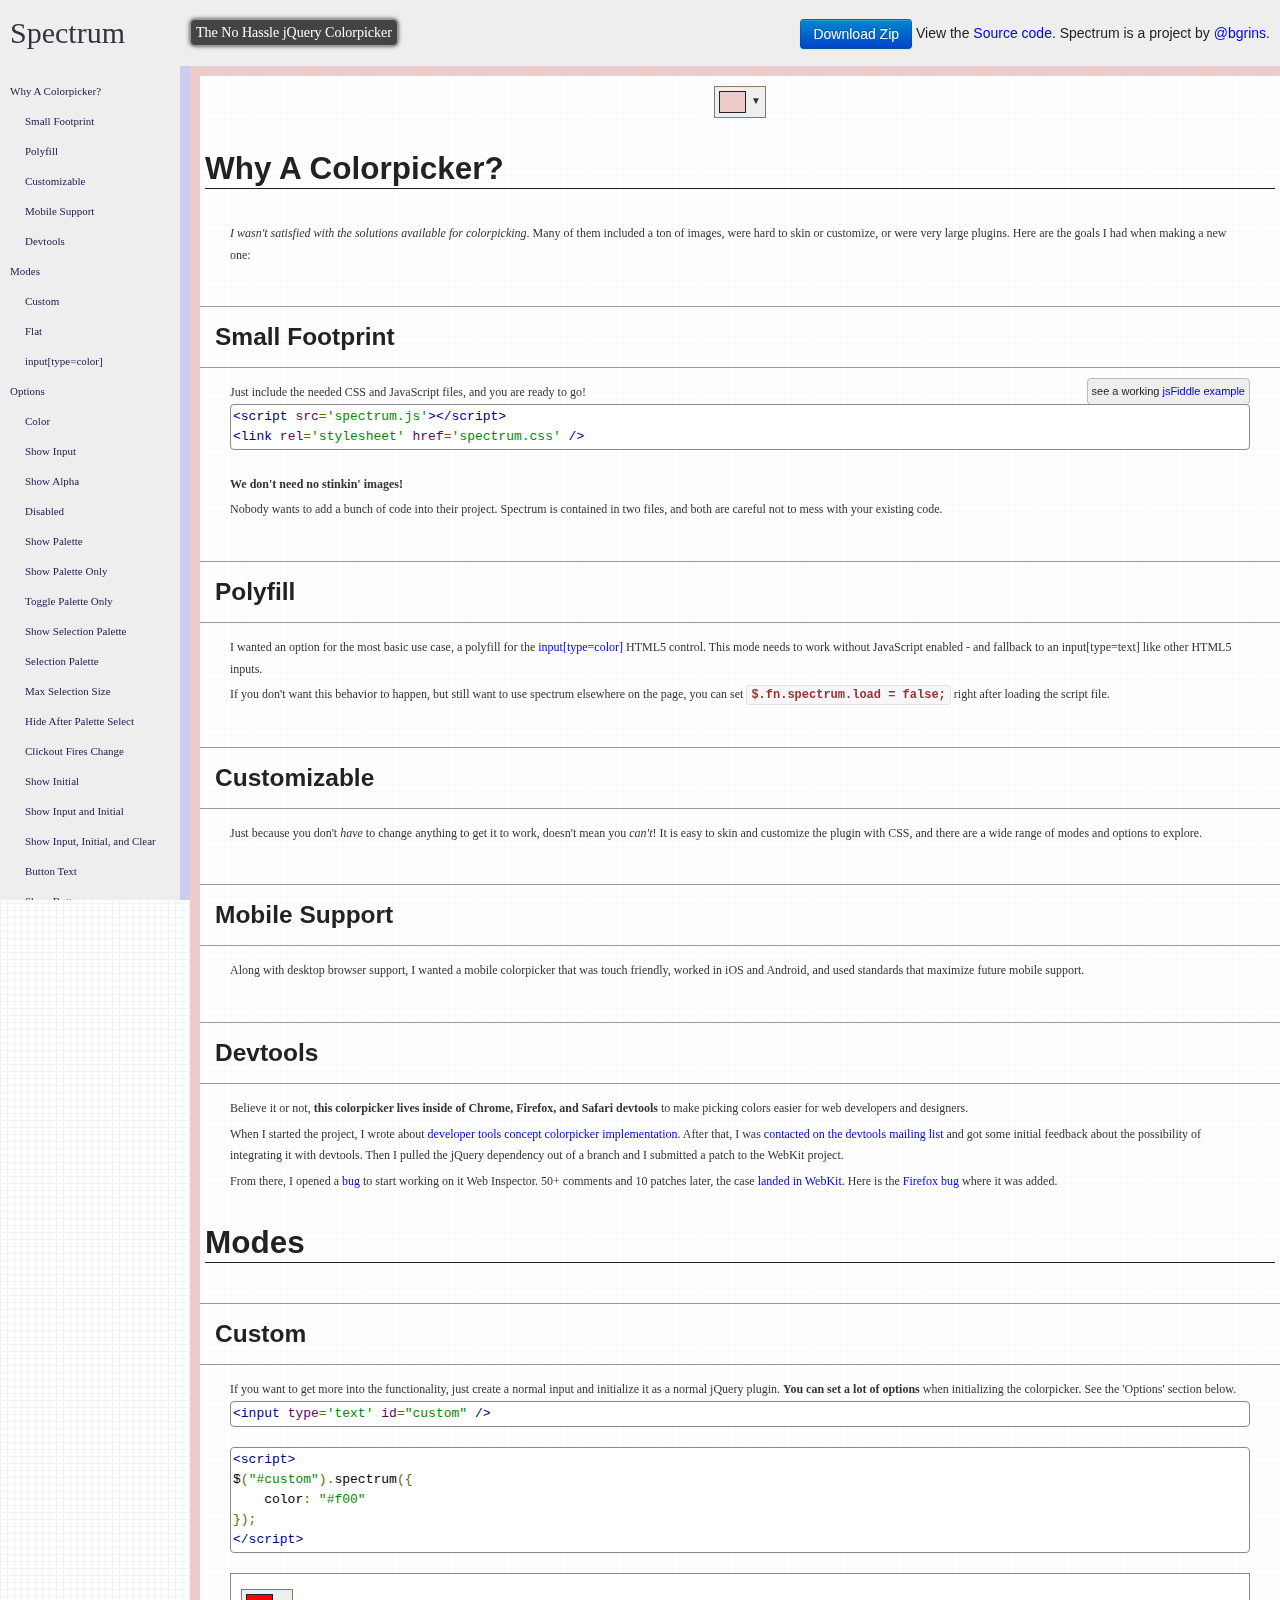
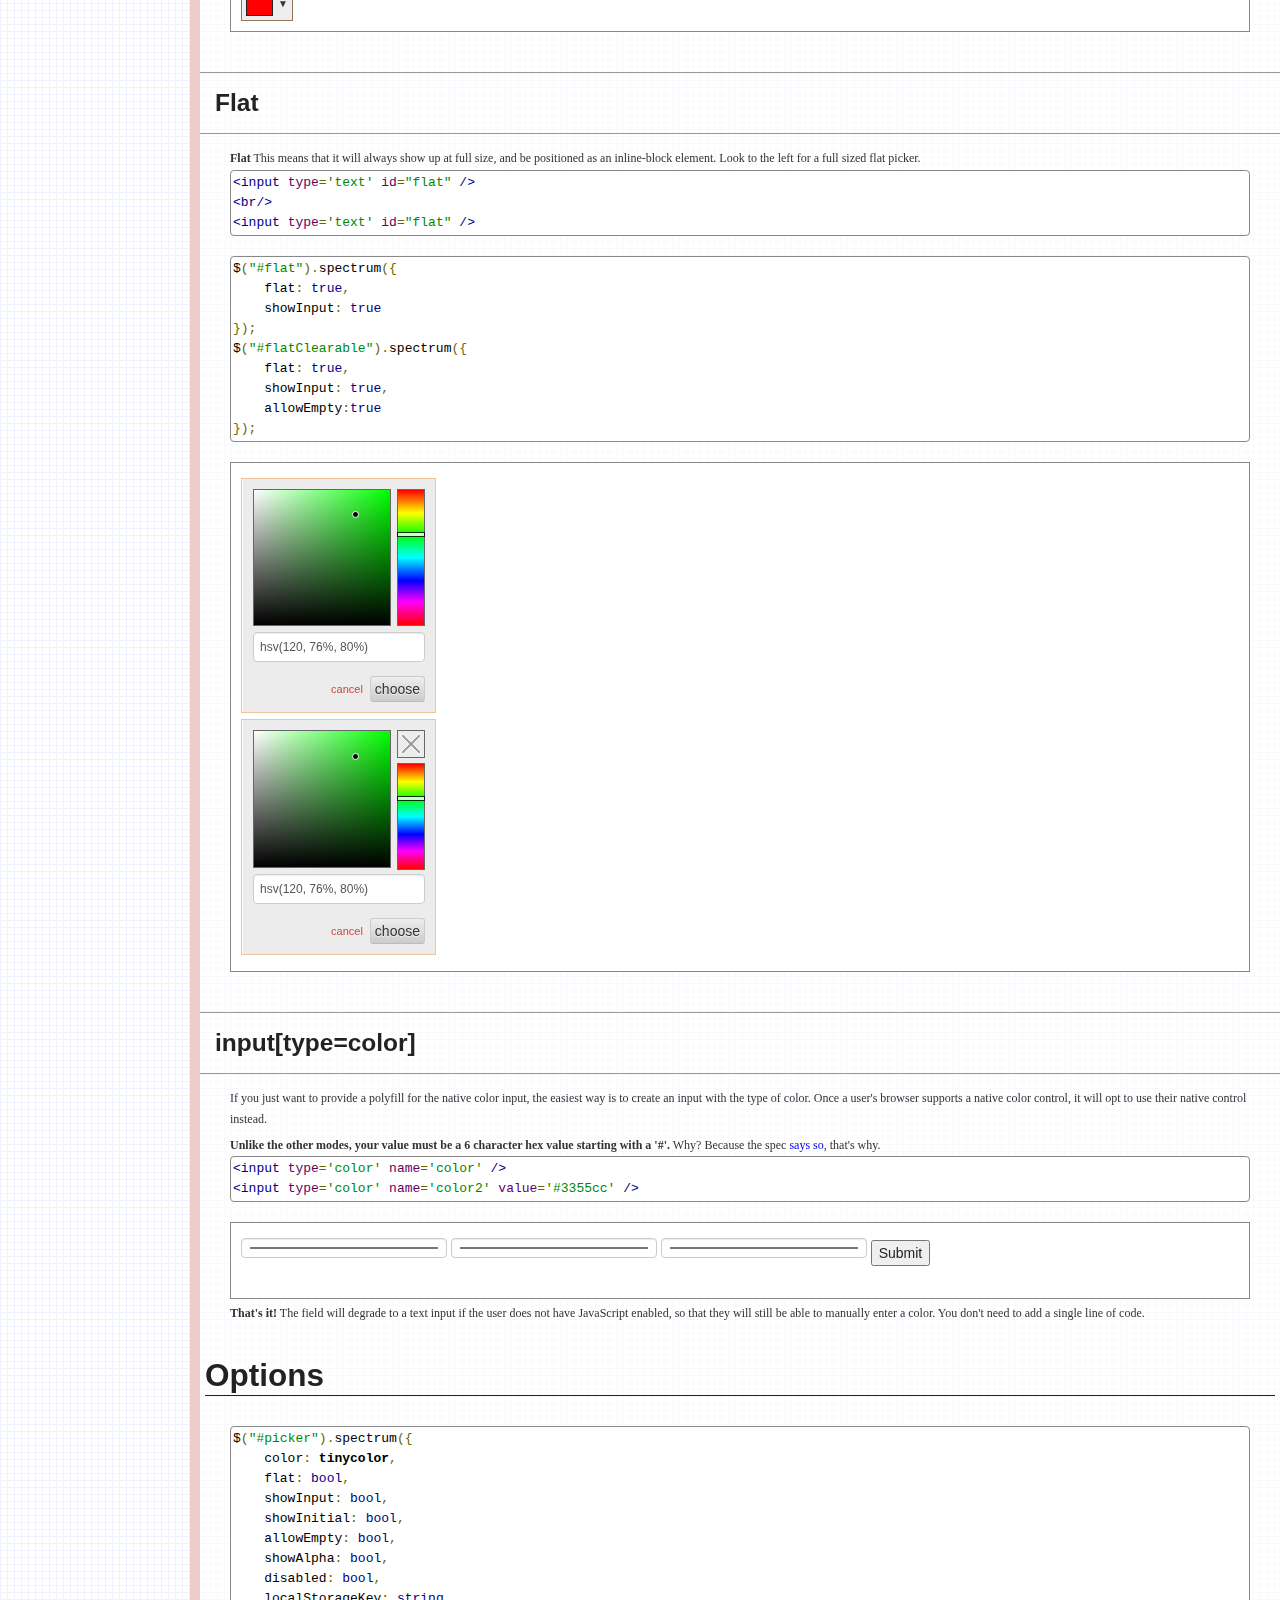
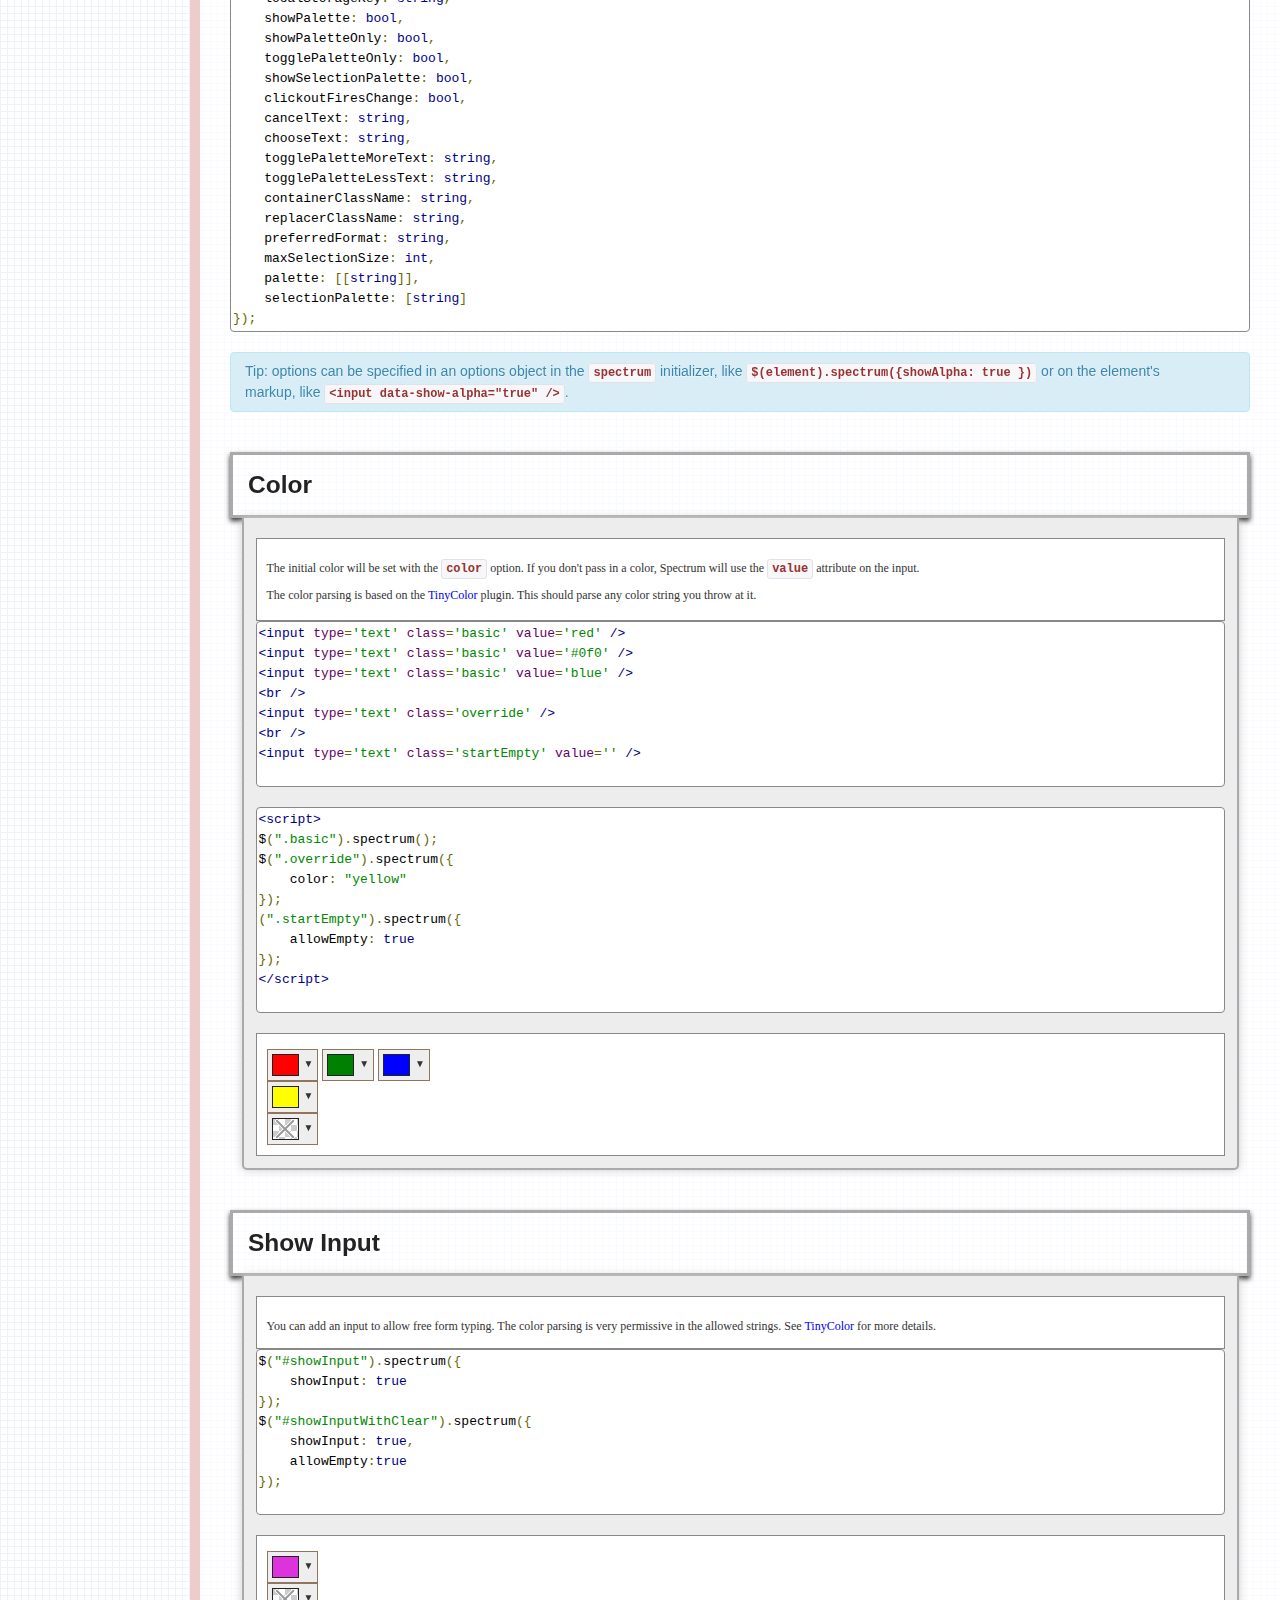
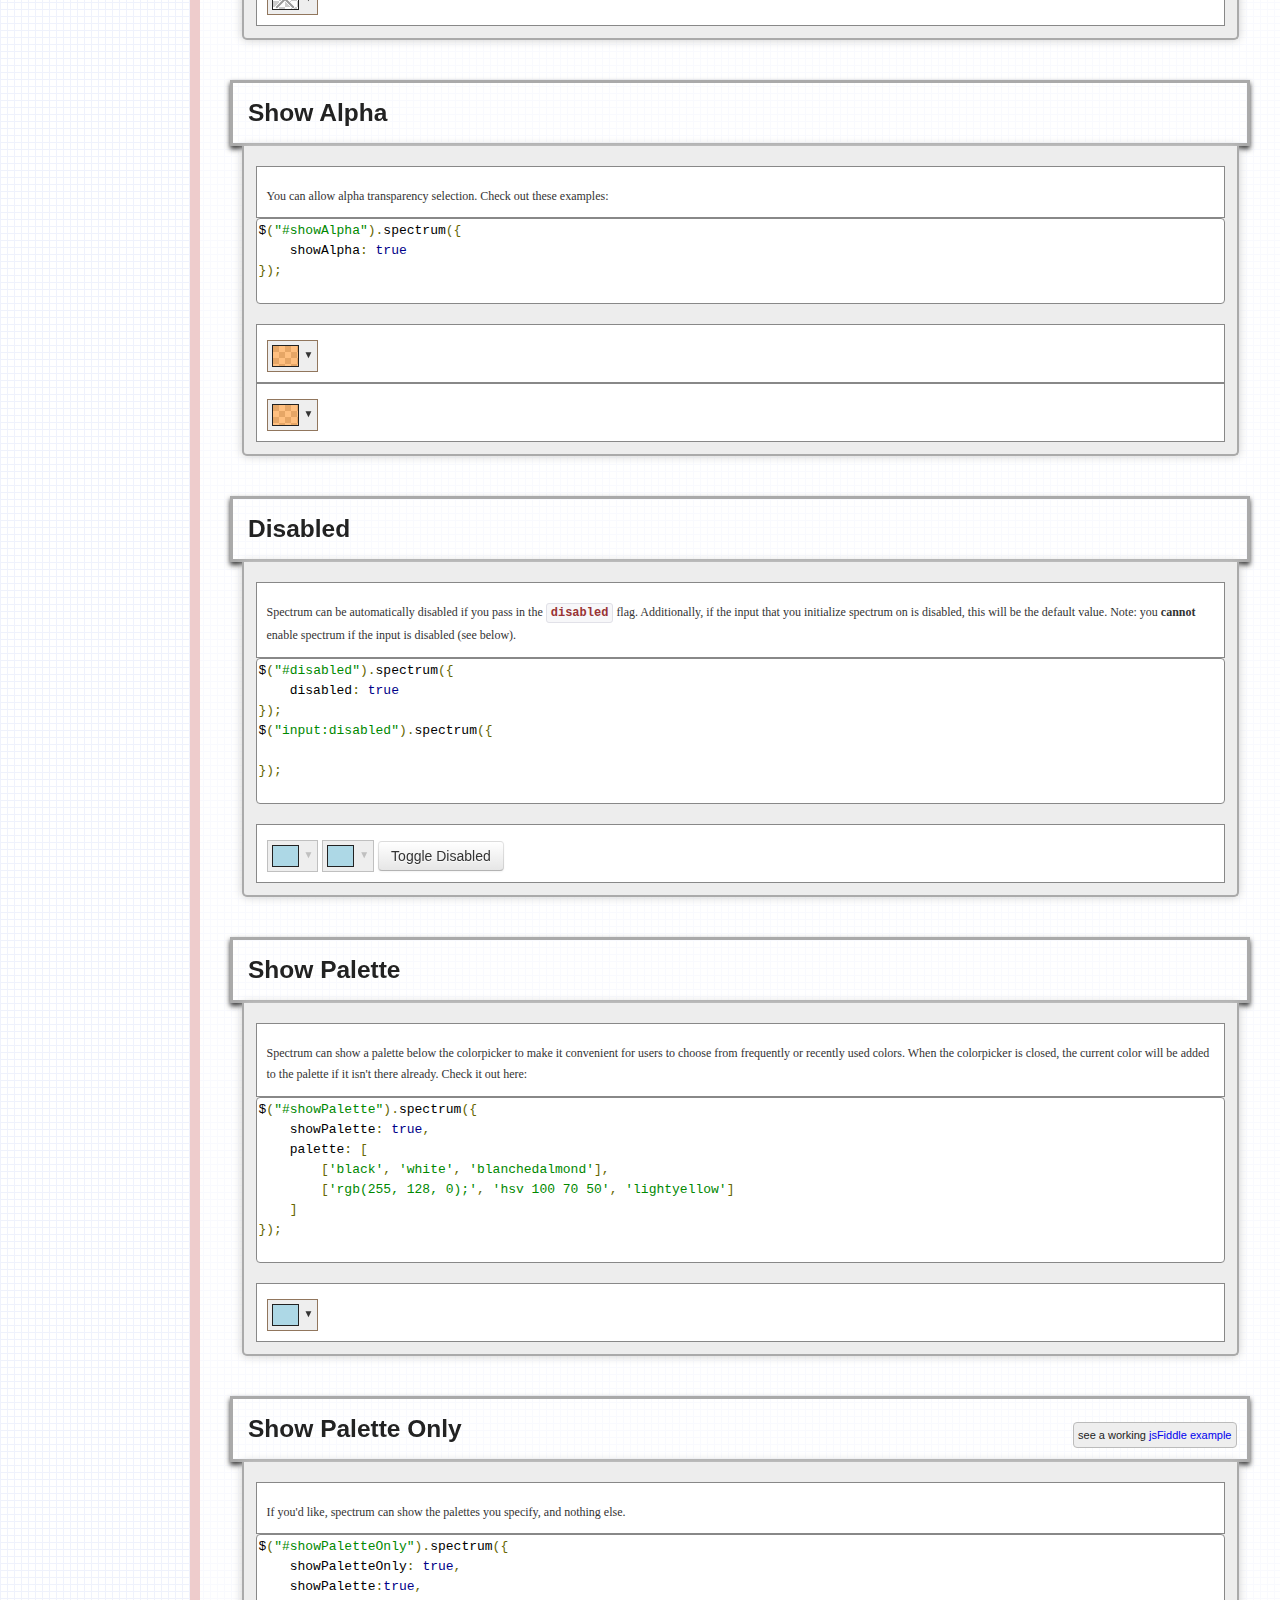
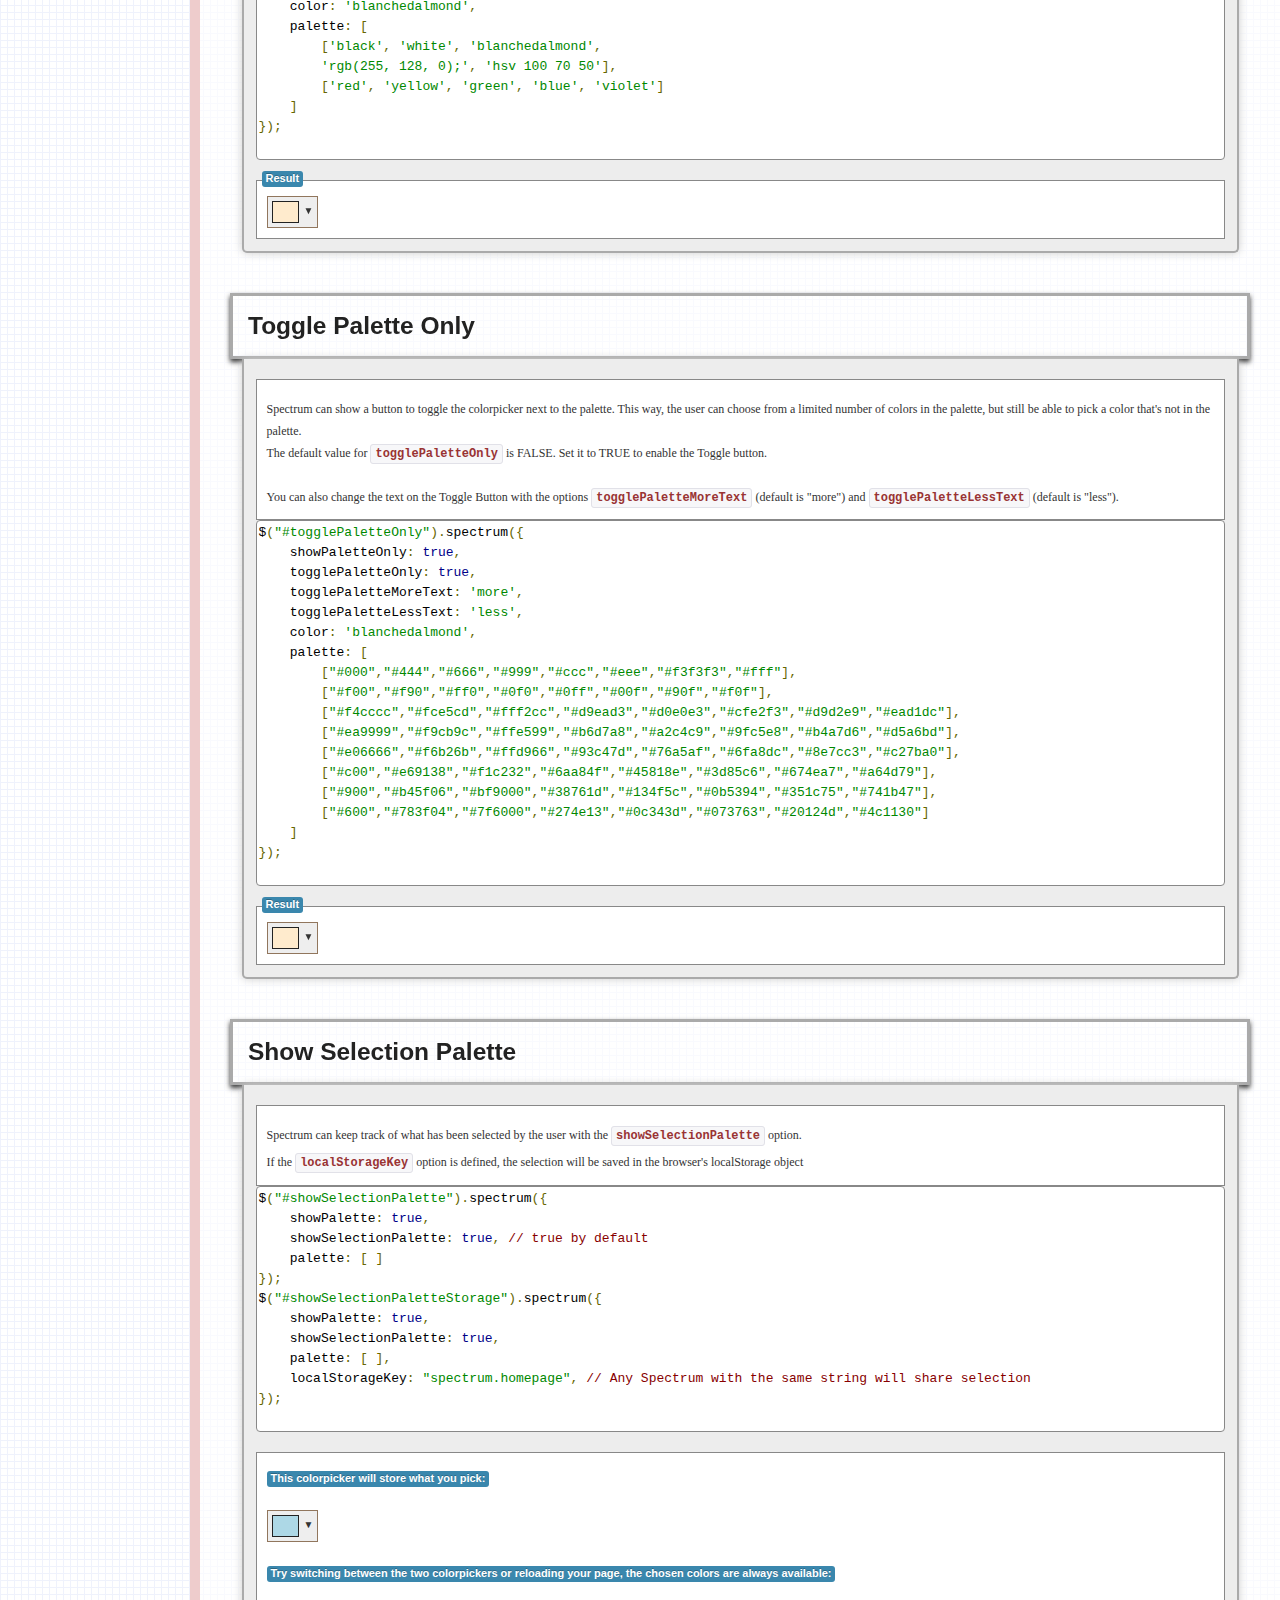
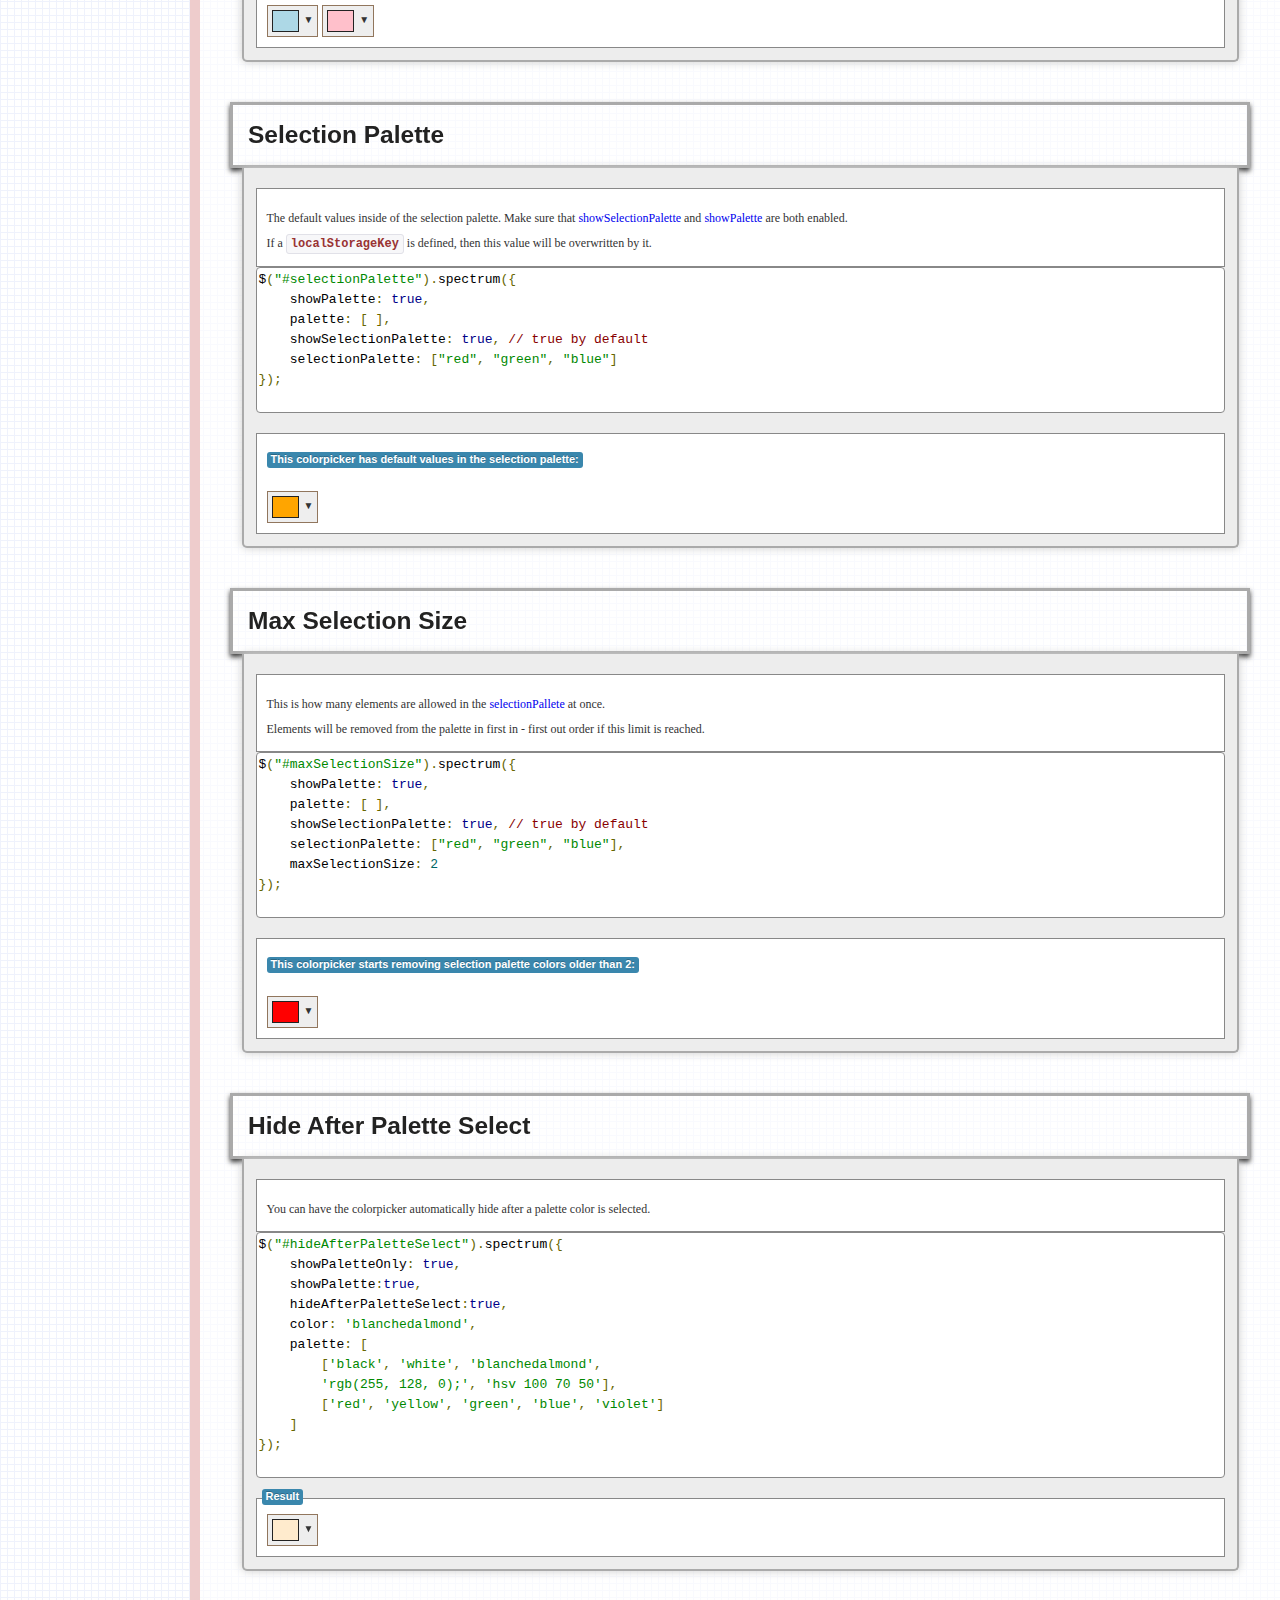
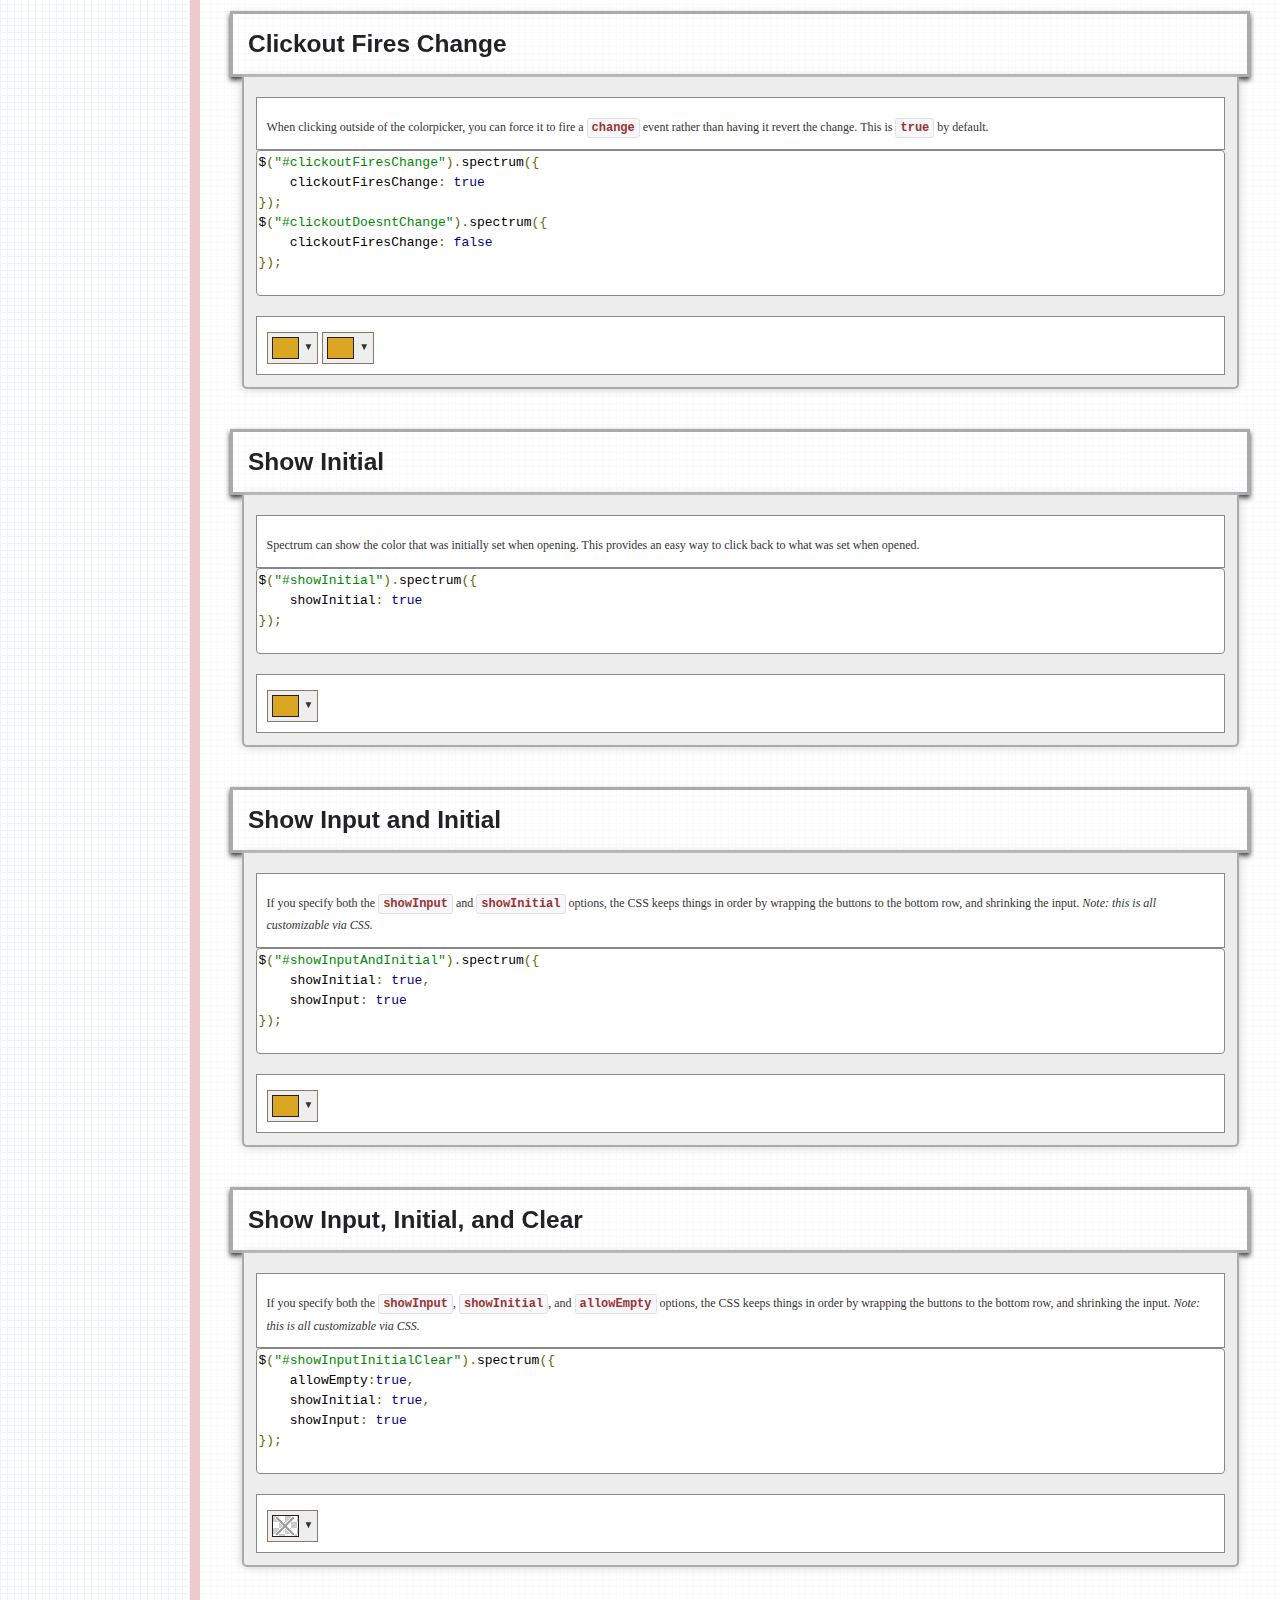
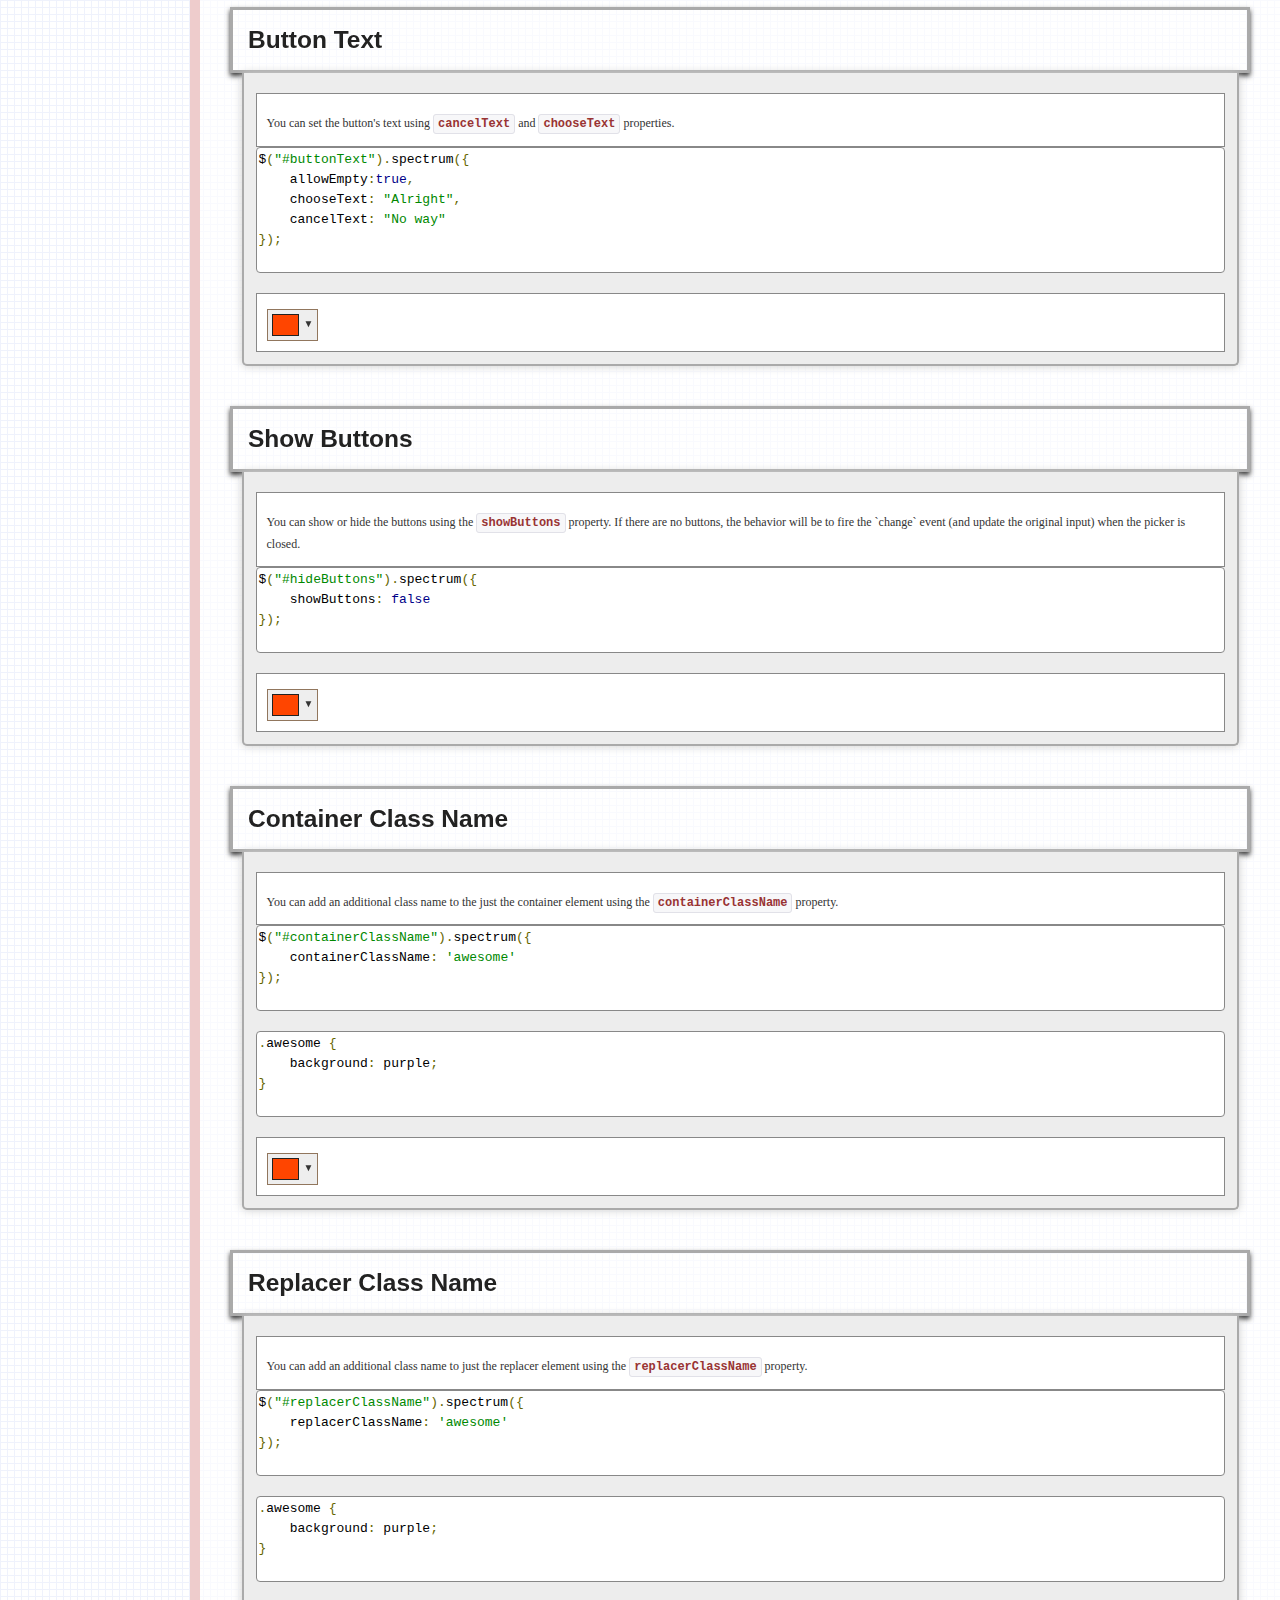
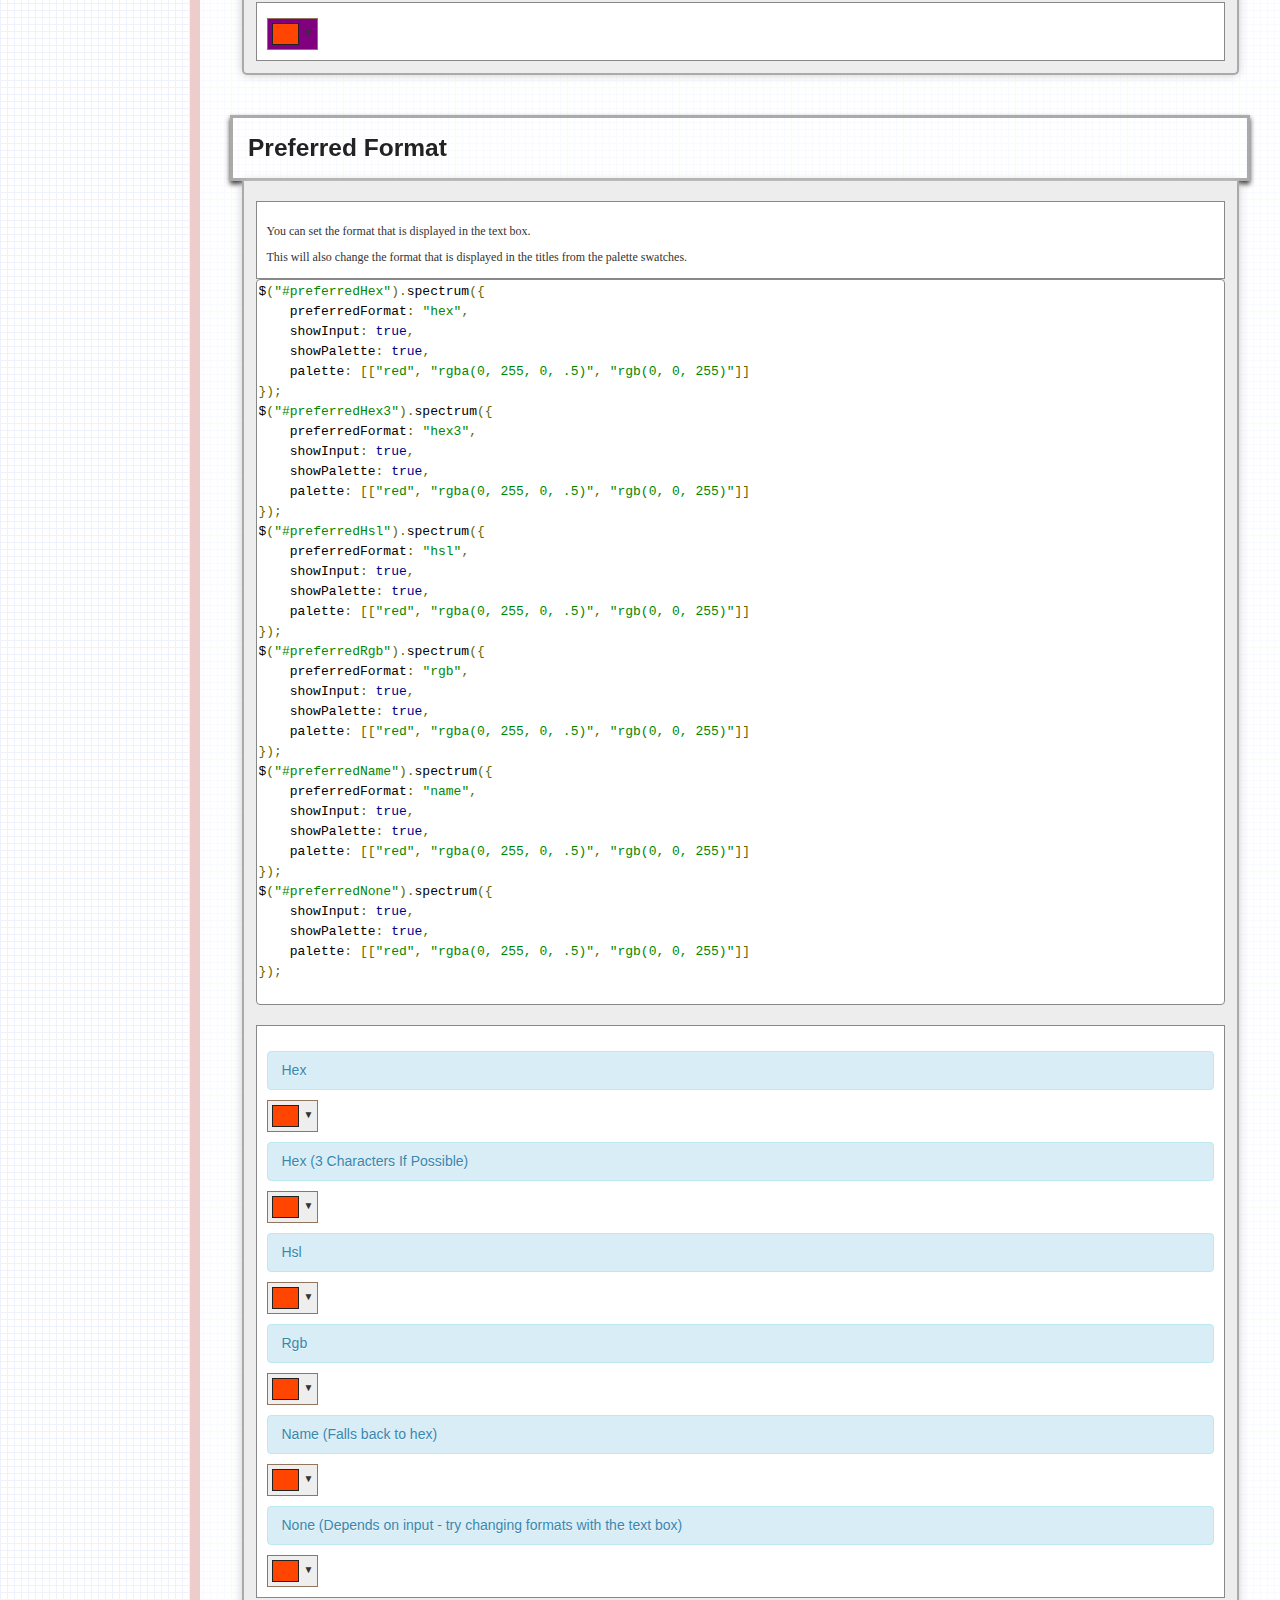
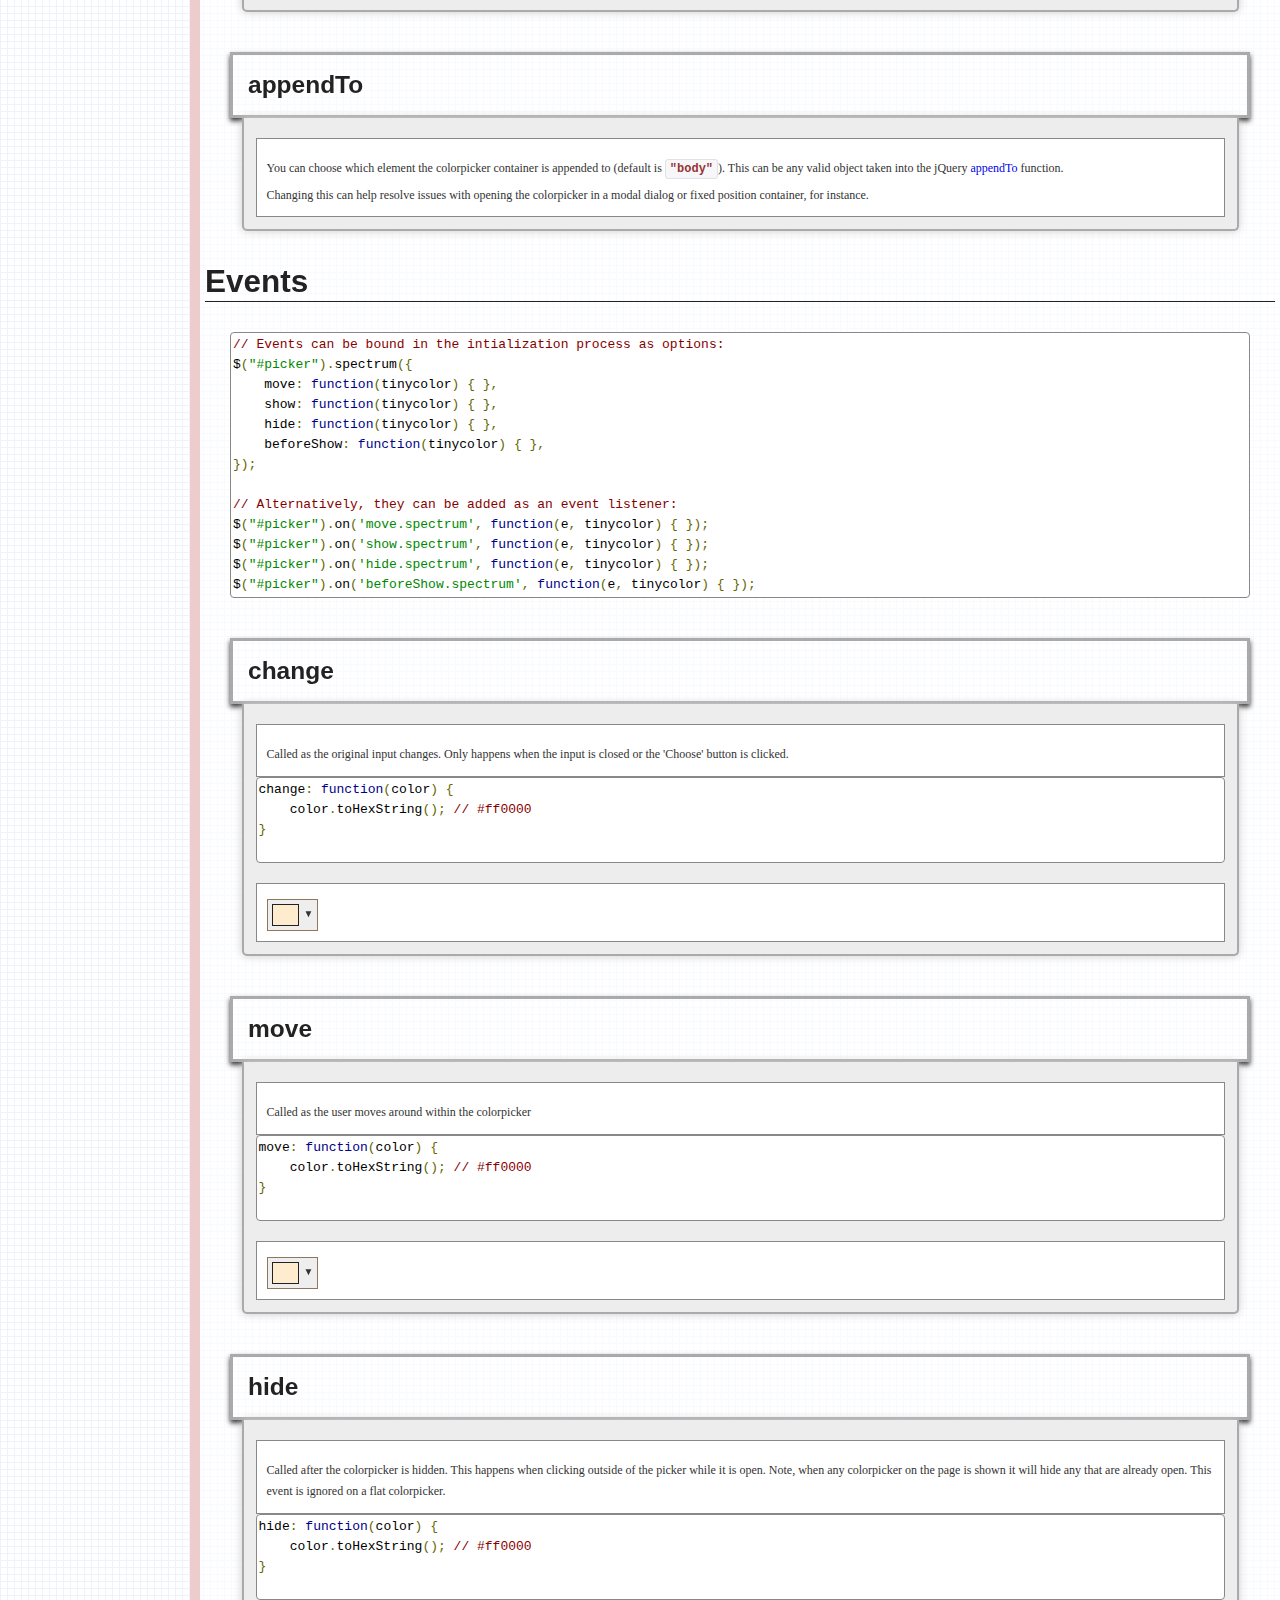
<file: spectrum/index.html>
<!doctype html>
<html>
<head>
    <meta http-equiv="content-type" content="text/html; charset=UTF-8">
    <title>Spectrum - The No Hassle jQuery Colorpicker</title>

    <meta name="description" content="Spectrum is a JavaScript colorpicker plugin using the jQuery framework.  It is highly customizable, but can also be used as a simple input type=color polyfill">
    <meta name="author" content="Brian Grinstead and Spectrum contributors">

    <link rel="stylesheet" type="text/css" href="spectrum.css">
    <link rel="stylesheet" type="text/css" href="docs/bootstrap.css">
    <link rel="stylesheet" type="text/css" href="docs/docs.css">
    <script type="text/javascript" src="docs/jquery-1.9.1.js"></script>
    <script type="text/javascript" src="spectrum.js"></script>
    <script type='text/javascript' src='docs/toc.js'></script>
    <script type='text/javascript' src='docs/docs.js'></script>
</head>
<body>
<div id='header'>
    <h1><a href='http://bgrins.github.com/spectrum'>Spectrum</a></h1> <h2><em>The No Hassle jQuery Colorpicker</em></h2>
    <div id='links'>
        <a href='http://github.com/bgrins/spectrum/zipball/1.8.0' class="btn btn-primary">Download Zip</a>
        View the <a href='http://github.com/bgrins/spectrum'>Source code</a>.
        Spectrum is a project by <a href='http://twitter.com/bgrins'>@bgrins</a>.
    </div>
    <br style='clear:both;' />
</div>

<div id='toc'></div>
<div id='toc-slider'></div>

<div id='docs'>
    <div id='docs-content'>

    <div id='switch-current'>
        <input type='text' name='color1' id='pick1' value='#ddddff' />
        <div id='switch-current-hsv' class='switch-current-output'></div>
        <div id='switch-current-rgb' class='switch-current-output'></div>
        <div id='switch-current-hex' class='switch-current-output'></div>
    </div>

    <div style='text-align:center;'>
    <input id="full" />
    </div>

<pre class='prettyprint hide' id='code-heading'>
&lt;input type='color' value='#f594d0' /&gt;
<input type='color' class='basic' value='#f594d0' />
</pre>

        <h2 id="why">Why A Colorpicker?</h2>
        <p><em>I wasn't satisfied with the solutions available for colorpicking</em>.
        Many of them included a ton of images, were hard to skin or customize, or were very large plugins.
        Here are the goals I had when making a new one:
        </p>

        <h3 id="why-footprint" class='point'>Small Footprint</h3>
        <div class='note'>see a working <a href='http://jsfiddle.net/bgrins/ctkY3/'>jsFiddle example</a></div>
        <p>Just include the needed CSS and JavaScript files, and you are ready to go!  </p>
<pre class='prettyprint' id='code-subheading'>
&lt;script src='<a href='http://bgrins.github.com/spectrum/spectrum.js' target="_blank">spectrum.js</a>'&gt;&lt;/script&gt;
&lt;link rel='stylesheet' href='<a href='http://bgrins.github.com/spectrum/spectrum.css' target="_blank">spectrum.css</a>' /&gt;
</pre>
        <p><strong>We don't need no stinkin' images!</strong></p>
        <p>Nobody wants to add a bunch of code into their project.  Spectrum is contained in two files, and both are careful not to mess with your existing code.</p>

        <h3 id="why-polyfill" class='point'>Polyfill</h3>
        <p>I wanted an option for the most basic use case, a polyfill for the <a href='http://dev.w3.org/html5/markup/input.color.html'>input[type=color]</a> HTML5 control.
           This mode needs to work without JavaScript enabled - and fallback to an input[type=text] like other HTML5 inputs.
        </p>
        <p>If you don't want this behavior to happen, but still want to use spectrum elsewhere on the page, you can set <code>$.fn.spectrum.load = false;</code> right after loading the script file.</p>


        <h3 id="why-customizable" class='point'>Customizable</h3>
        <p>Just because you don't <em>have</em> to change anything to get it to work, doesn't mean you <em>can't</em>!
        It is easy to skin and customize the plugin with CSS, and there are a wide range of modes and options to explore.
        </p>

        <h3 id="why-mobile" class='point'>Mobile Support</h3>
        <p>Along with desktop browser support, I wanted a mobile colorpicker that was touch friendly, worked in iOS and Android, and used standards
            that maximize future mobile support.
        </p>

        <h3 id="why-devtools" class='point'>Devtools</h3>

        <p>
            Believe it or not, <strong>this colorpicker lives inside of Chrome, Firefox, and Safari devtools</strong> to make picking colors easier for web developers and designers.
        </p>

        <p>
            When I started the project, I wrote about <a href="http://www.briangrinstead.com/blog/chrome-developer-tools-colorpicker-concept">developer tools concept colorpicker implementation</a>.  After that, I was <a href="http://groups.google.com/group/google-chrome-developer-tools/browse_thread/thread/4dd1e853b8051727/4549a6f0788885d4">contacted on the devtools mailing list</a> and got some initial feedback about the possibility of integrating it with devtools.  Then I pulled the jQuery dependency out of a branch and I submitted a patch to the WebKit project.
        </p>

        <p>
            From there, I opened a <a href="https://bugs.webkit.org/show_bug.cgi?id=71262">bug</a> to start working on it Web Inspector.  50+ comments and 10 patches later, the case <a href="http://www.webkit.org/blog/1804/last-week-in-webkit-calculated-css-values-and-the-translate-attribute/">landed in WebKit</a>. Here is the <a href='https://bugzilla.mozilla.org/show_bug.cgi?id=911702'>Firefox bug</a> where it was added.
        </p>


        <h2 id="modes">Modes</h2>

        <h3 id="modes-custom" class='point'>Custom</h3>
    <p>If you want to get more into the functionality, just create a normal input and initialize it as a normal jQuery plugin.
    <strong>You can set a lot of options</strong> when initializing the colorpicker.
    See the 'Options' section below.
    </p>

<pre class='prettyprint'>
&lt;input type='text' id="custom" /&gt;
</pre>

<pre class='prettyprint'>
&lt;script&gt;
$("#custom").spectrum({
    color: "#f00"
});
&lt;/script&gt;
</pre>

        <div class='example'>
            <input type='text' id='custom' />
        </div>

        <h3 id="modes-flat" class='point'>Flat</h3>
        <p><strong>Flat</strong>
            This means that it will always show up at full size,
            and be positioned as an inline-block element.
            Look to the left for a full sized flat picker.
        </p>

<pre class='prettyprint'>
&lt;input type='text' id="flat" /&gt;
&lt;br/&gt;
&lt;input type='text' id="flat" /&gt;
</pre>
<pre class='prettyprint'>
$("#flat").spectrum({
    flat: true,
    showInput: true
});
$("#flatClearable").spectrum({
    flat: true,
    showInput: true,
    allowEmpty:true
});
</pre>

        <div class='example'>
            <input type='text' id='flat' value="limegreen" />
            <br/>
            <input type='text' id='flatClearable' value="limegreen" />
        </div>

        <h3 id="modes-input" class='point'>input[type=color]</h3>

    <p>
    If you just want to provide a polyfill for the native color input,
    the easiest way is to create an input with the type of color.
    Once a user's browser supports a native color control, it will opt to use their native control instead.
    </p>
    <p><strong>Unlike the other modes, your value must be a 6 character hex value starting with a '#'.</strong>  Why?  Because the spec <a href='http://dev.w3.org/html5/markup/input.color.html#input.color.attrs.value'>says so</a>, that's why.
    </p>

<pre class='prettyprint' id='code-subheading'>
&lt;input type='color' name='color' /&gt;
&lt;input type='color' name='color2' value='#3355cc' /&gt;
</pre>
    <div class='example'>
<form method="get">
    <input type='color' name='color' />
    <input type='color' name='color2' value='#3355cc' />
    <input type='color' name='color3' value='#000000' />
    <input type="submit" />
</form>
    </div>
    <p><strong>That's it!</strong>
    The field will degrade to a text input if the user does not have JavaScript enabled,
    so that they will still be able to manually enter a color.  You don't need to add a single line of code.
    </p>

<!--
<div class="alert">
    Heads up!  Make sure you do not have a <code>maxlength</code> property set on your input.  It has been known to break IE10.
</div>
-->

        <h2 id="options">Options</h2>
<pre class='prettyprint'>
$("#picker").spectrum({
    color: <strong>tinycolor</strong>,
    flat: bool,
    showInput: bool,
    showInitial: bool,
    allowEmpty: bool,
    showAlpha: bool,
    disabled: bool,
    localStorageKey: string,
    showPalette: bool,
    showPaletteOnly: bool,
    togglePaletteOnly: bool,
    showSelectionPalette: bool,
    clickoutFiresChange: bool,
    cancelText: string,
    chooseText: string,
    togglePaletteMoreText: string,
    togglePaletteLessText: string,
    containerClassName: string,
    replacerClassName: string,
    preferredFormat: string,
    maxSelectionSize: int,
    palette: [[string]],
    selectionPalette: [string]
});
</pre>
        <div class="alert alert-info">
            Tip: options can be specified in an options object in the <code>spectrum</code> initializer, like <code>$(element).spectrum({showAlpha: true })</code> or on the element's markup, like <code>&lt;input data-show-alpha="true" /&gt;</code>.
        </div>

        <h3 id="options-color">Color</h3>
        <div class='option-content'>
            <div class='description'>
                <p>
                The initial color will be set with the <code>color</code> option.
                If you don't pass in a color, Spectrum will use the <code>value</code> attribute on the input.
                </p>
                <p>
                The color parsing is based on the <a href='https://github.com/bgrins/TinyColor'>TinyColor</a> plugin.
                This should parse any color string you throw at it.</p>
                </p>
            </div>

            <pre class='prettyprint'>
&lt;input type='text' class='basic' value='red' /&gt;
&lt;input type='text' class='basic' value='#0f0' /&gt;
&lt;input type='text' class='basic' value='blue' /&gt;
&lt;br /&gt;
&lt;input type='text' class='override' /&gt;
&lt;br /&gt;
&lt;input type='text' class='startEmpty' value='' /&gt;
            </pre>

            <pre class='prettyprint'>
&lt;script&gt;
$(".basic").spectrum();
$(".override").spectrum({
    color: "yellow"
});
(".startEmpty").spectrum({
    allowEmpty: true
});
&lt;/script&gt;
            </pre>
            <div class='example'>
                <input type='text' class='basic' value='red' />
                <input type='text' class='basic' value='green' />
                <input type='text' class='basic' value='blue' />
                <br />
                <input type='text' class='override' />
                <br/>
                <input type='text' class='startEmpty' value='' />
            </div>
        </div>

        <h3 id="options-showInput">Show Input</h3>
        <div class='option-content'>
            <div class='description'>
                <p>You can add an input to allow free form typing.  The color parsing is very permissive in the allowed strings.  See <a href='https://github.com/bgrins/TinyColor'>TinyColor</a> for more details.
            </div>
            <pre class='prettyprint'>
$("#showInput").spectrum({
    showInput: true
});
$("#showInputWithClear").spectrum({
    showInput: true,
    allowEmpty:true
});
            </pre>
            <div class='example'>
                <input type='text' name='showInput' id='showInput' />
                 <br/>
                <input type='text' name='showInputWithClear' id='showInputWithClear' value='' />
            </div>
        </div>

        <h3 id="options-showAlpha">Show Alpha</h3>
        <div class='option-content'>
            <div class='description'>
                <p>You can allow alpha transparency selection.  Check out these examples: </p>
            </div>
            <pre class='prettyprint'>
$("#showAlpha").spectrum({
    showAlpha: true
});
            </pre>
            <div class='example'>
                <input type='text' name='showAlpha' id='showAlpha' />
            </div>
            <div class='example'>
                <input type='text' name='showAlphaWithInput' id='showAlphaWithInput' />
            </div>
        </div>

        <h3 id="options-disabled">Disabled</h3>
        <div class='option-content'>
            <div class='description'>
            <p>Spectrum can be automatically disabled if you pass in the <code>disabled</code> flag.  Additionally, if the input that you initialize spectrum on is disabled, this will be the default value.  Note: you <strong>cannot</strong> enable spectrum if the input is disabled (see below).</p>
            </div>
            <pre class='prettyprint'>
$("#disabled").spectrum({
    disabled: true
});
$("input:disabled").spectrum({

});
            </pre>
            <div class='example'>
                    <input type='text' name='disabled' id='disabled' value='lightblue' />
                    <input type='text' disabled value='lightblue' />
                    <button id='toggle-disabled' class='btn'>Toggle Disabled</button>
            </div>
        </div>

        <h3 id="options-showPalette">Show Palette</h3>
        <div class='option-content'>
            <div class='description'>
            <p>Spectrum can show a palette below the colorpicker to make it convenient for users to choose from frequently or recently used colors.  When the colorpicker is closed, the current color will be added to the palette if it isn't there already.  Check it out here: </p>
            </div>
            <pre class='prettyprint'>
$("#showPalette").spectrum({
    showPalette: true,
    palette: [
        ['black', 'white', 'blanchedalmond'],
        ['rgb(255, 128, 0);', 'hsv 100 70 50', 'lightyellow']
    ]
});
            </pre>
            <div class='example'>
                    <input type='text' name='showPalette' id='showPalette' value='lightblue' />
            </div>
        </div>

        <h3 id="options-showPaletteOnly">Show Palette Only</h3>
        <div class='option-content'>
            <div class='note'>see a working <a href='http://jsfiddle.net/bgrins/S45tW/'>jsFiddle example</a></div>
            <div class='description'>
            <p>If you'd like, spectrum can show the palettes you specify, and nothing else.</p>
            </div>

            <pre class='prettyprint'>
$("#showPaletteOnly").spectrum({
    showPaletteOnly: true,
    showPalette:true,
    color: 'blanchedalmond',
    palette: [
        ['black', 'white', 'blanchedalmond',
        'rgb(255, 128, 0);', 'hsv 100 70 50'],
        ['red', 'yellow', 'green', 'blue', 'violet']
    ]
});
            </pre>
            <div class='example'>
            <span class='label label-result'>
            Result
            </span>
                <input type='text' name='showPaletteOnly' id='showPaletteOnly'  />
            </div>
        </div>

        <h3 id="options-togglePaletteOnly">Toggle Palette Only</h3>
        <div class='option-content'>
            <div class='description'>
            <p>Spectrum can show a button to toggle the colorpicker next to the palette. This way, the user can choose from a limited number of colors in the palette, but still be able to pick a color that's not in the palette.<br />
                The default value for <code>togglePaletteOnly</code> is FALSE. Set it to TRUE to enable the Toggle button.<br /><br />
                You can also change the text on the Toggle Button with the options <code>togglePaletteMoreText</code> (default is "more") and <code>togglePaletteLessText</code> (default is "less").</p>
            </div>

            <pre class='prettyprint'>
$("#togglePaletteOnly").spectrum({
    showPaletteOnly: true,
    togglePaletteOnly: true,
    togglePaletteMoreText: 'more',
    togglePaletteLessText: 'less',
    color: 'blanchedalmond',
    palette: [
        ["#000","#444","#666","#999","#ccc","#eee","#f3f3f3","#fff"],
        ["#f00","#f90","#ff0","#0f0","#0ff","#00f","#90f","#f0f"],
        ["#f4cccc","#fce5cd","#fff2cc","#d9ead3","#d0e0e3","#cfe2f3","#d9d2e9","#ead1dc"],
        ["#ea9999","#f9cb9c","#ffe599","#b6d7a8","#a2c4c9","#9fc5e8","#b4a7d6","#d5a6bd"],
        ["#e06666","#f6b26b","#ffd966","#93c47d","#76a5af","#6fa8dc","#8e7cc3","#c27ba0"],
        ["#c00","#e69138","#f1c232","#6aa84f","#45818e","#3d85c6","#674ea7","#a64d79"],
        ["#900","#b45f06","#bf9000","#38761d","#134f5c","#0b5394","#351c75","#741b47"],
        ["#600","#783f04","#7f6000","#274e13","#0c343d","#073763","#20124d","#4c1130"]
    ]
});
            </pre>
            <div class='example'>
            <span class='label label-result'>
            Result
            </span>
                <input type='text' name='togglePaletteOnly' id='togglePaletteOnly'  />
            </div>
        </div>

        <h3 id="options-showSelectionPalette">Show Selection Palette</h3>
        <div class='option-content'>
            <div class='description'>
                <p>Spectrum can keep track of what has been selected by the user with the <code>showSelectionPalette</code> option.</p>
                <p>If the <code>localStorageKey</code> option is defined, the selection will be saved in the browser's localStorage object</p>
            </div>

            <pre class='prettyprint'>
$("#showSelectionPalette").spectrum({
    showPalette: true,
    showSelectionPalette: true, // true by default
    palette: [ ]
});
$("#showSelectionPaletteStorage").spectrum({
    showPalette: true,
    showSelectionPalette: true,
    palette: [ ],
    localStorageKey: "spectrum.homepage", // Any Spectrum with the same string will share selection
});
            </pre>

            <div class='example'>
                    <span class='label label-info'>This colorpicker will store what you pick:</span><br /><br />
                    <input type='text' name='showSelectionPalette' id='showSelectionPalette' value='lightblue' /><br /><br />
                    <span class='label label-info'>Try switching between the two colorpickers or reloading your page, the chosen colors are always available:</span><br /><br />
                    <input type='text' name='showSelectionPaletteStorage' id='showSelectionPaletteStorage' value='lightblue' />
                    <input type='text' name='showSelectionPaletteStorage2' id='showSelectionPaletteStorage2' value='pink' />
            </div>
        </div>

        <h3 id="options-selectionPalette">Selection Palette</h3>
        <div class='option-content'>
            <div class='description'>
                <p>The default values inside of the selection palette.  Make sure that <a href="#options-showSelectionPalette">showSelectionPalette</a> and <a href="#options-showPalette">showPalette</a> are both enabled.</p>
                <p>If a <code>localStorageKey</code> is defined, then this value will be overwritten by it.</p>
            </div>

            <pre class='prettyprint'>
$("#selectionPalette").spectrum({
    showPalette: true,
    palette: [ ],
    showSelectionPalette: true, // true by default
    selectionPalette: ["red", "green", "blue"]
});
            </pre>

            <div class='example'>
                    <span class='label label-info'>This colorpicker has default values in the selection palette:</span><br /><br />
                    <input type='text' name='selectionPalette' id='selectionPalette' value='orange' />
            </div>
        </div>

        <h3 id="options-maxSelectionSize">Max Selection Size</h3>
        <div class='option-content'>
            <div class='description'>
                <p>This is how many elements are allowed in the <a href="#options-selectionPalette">selectionPallete</a> at once.</p>
                <p>Elements will be removed from the palette in first in - first out order if this limit is reached.</p>
            </div>

            <pre class='prettyprint'>
$("#maxSelectionSize").spectrum({
    showPalette: true,
    palette: [ ],
    showSelectionPalette: true, // true by default
    selectionPalette: ["red", "green", "blue"],
    maxSelectionSize: 2
});
            </pre>

            <div class='example'>
                    <span class='label label-info'>This colorpicker starts removing selection palette colors older than 2:</span><br /><br />
                    <input type='text' name='maxSelectionSize' id='maxSelectionSize' value='red' />
            </div>
        </div>

        <h3 id="options-hideAfterPaletteSelect">Hide After Palette Select</h3>
        <div class='option-content'>
            <div class='description'>
            <p>You can have the colorpicker automatically hide after a palette color is selected.</p>
            </div>

            <pre class='prettyprint'>
$("#hideAfterPaletteSelect").spectrum({
    showPaletteOnly: true,
    showPalette:true,
    hideAfterPaletteSelect:true,
    color: 'blanchedalmond',
    palette: [
        ['black', 'white', 'blanchedalmond',
        'rgb(255, 128, 0);', 'hsv 100 70 50'],
        ['red', 'yellow', 'green', 'blue', 'violet']
    ]
});
            </pre>
            <div class='example'>
            <span class='label label-result'>
            Result
            </span>
                <input type='text' name='hideAfterPaletteSelect' id='hideAfterPaletteSelect'  />
            </div>
        </div>

        <h3 id="options-clickoutFiresChange">Clickout Fires Change</h3>
        <div class='option-content'>
            <div class='description'>
                <p>
                When clicking outside of the colorpicker, you can force it to fire a <code>change</code> event rather than having it revert the change.  This is <code>true</code> by default.
                </p>
            </div>

            <pre class='prettyprint'>
$("#clickoutFiresChange").spectrum({
    clickoutFiresChange: true
});
$("#clickoutDoesntChange").spectrum({
    clickoutFiresChange: false
});
            </pre>

            <div class='example'>
                    <input type='text' name='clickoutFiresChange' id='clickoutFiresChange' value='goldenrod' />
                    <input type='text' name='clickoutDoesntFireChange' id='clickoutDoesntFireChange' value='goldenrod' />
            </div>
        </div>

        <h3 id="options-showInitial">Show Initial</h3>
        <div class='option-content'>
            <div class='description'>
                <p>
                Spectrum can show the color that was initially set when opening.
                This provides an easy way to click back to what was set when opened.
                </p>
            </div>

            <pre class='prettyprint'>
$("#showInitial").spectrum({
    showInitial: true
});
            </pre>

            <div class='example'>
                    <input type='text' name='showInitial' id='showInitial' value='goldenrod' />
            </div>
        </div>

        <h3 id="options-showInputAndInitial">Show Input and Initial</h3>
        <div class='option-content'>
            <div class='description'>
                <p>If you specify both the <code>showInput</code> and <code>showInitial</code> options, the CSS keeps things in order by wrapping the buttons to the bottom row, and shrinking the input.   <em>Note: this is all customizable via CSS.</em></p>
            </div>
            <pre class='prettyprint'>
$("#showInputAndInitial").spectrum({
    showInitial: true,
    showInput: true
});
            </pre>

            <div class='example'>
                    <input type='text' name='showInputAndInitial' id='showInputAndInitial' value='goldenrod' />
            </div>
        </div>
         <h3>Show Input, Initial, and Clear</h3>
        <div class='option-content'>
            <div class='description'>
                <p>If you specify both the <code>showInput</code>, <code>showInitial</code>, and <code>allowEmpty</code> options, the CSS keeps things in order by wrapping the buttons to the bottom row, and shrinking the input.   <em>Note: this is all customizable via CSS.</em></p>
            </div>
            <pre class='prettyprint'>
$("#showInputInitialClear").spectrum({
    allowEmpty:true,
    showInitial: true,
    showInput: true
});
            </pre>

            <div class='example'>
                    <input type='text' name='showInputInitialClear' id='showInputInitialClear' value='' />
            </div>
        </div>
        <h3 id="options-buttonText">Button Text</h3>
        <div class='option-content'>
            <div class='description'>
                <p>You can set the button's text using <code>cancelText</code> and <code>chooseText</code> properties.</p>
            </div>

            <pre class='prettyprint'>
$("#buttonText").spectrum({
    allowEmpty:true,
    chooseText: "Alright",
    cancelText: "No way"
});
            </pre>

            <div class='example'>
                    <input type='text' name='buttonText' id='buttonText' value='orangered' />
            </div>
        </div>

        <h3 id="options-showButtons">Show Buttons</h3>
        <div class='option-content'>
            <div class='description'>
                <p>
                You can show or hide the buttons using the <code>showButtons</code> property.
                If there are no buttons, the behavior will be to fire the `change` event (and update the original input) when the picker is closed.
                </p>
            </div>

            <pre class='prettyprint'>
$("#hideButtons").spectrum({
    showButtons: false
});
            </pre>

            <div class='example'>
                    <input type='text' name='hideButtons' id='hideButtons' value='orangered' />
            </div>
        </div>

        <h3 id="options-containerClassName">Container Class Name</h3>
        <div class='option-content'>
            <div class='description'>
                <p>
                You can add an additional class name to the just the container element using the <code>containerClassName</code> property.
                </p>
            </div>

            <pre class='prettyprint'>
$("#containerClassName").spectrum({
    containerClassName: 'awesome'
});
            </pre>
            <pre class='prettyprint'>
.awesome {
    background: purple;
}
            </pre>
            <style type='text/css'>
.awesome {
    background: purple;
}
            </style>

            <div class='example'>
                    <input type='text' name='containerClassName' id='containerClassName' value='orangered' />
            </div>
        </div>

        <h3 id="options-replacerClassName">Replacer Class Name</h3>
        <div class='option-content'>
            <div class='description'>
                <p>
                You can add an additional class name to just the replacer element using the <code>replacerClassName</code> property.
                </p>
            </div>

            <pre class='prettyprint'>
$("#replacerClassName").spectrum({
    replacerClassName: 'awesome'
});
            </pre>
            <pre class='prettyprint'>
.awesome {
    background: purple;
}
            </pre>
            <style type='text/css'>
.awesome {
    background: purple;
}
            </style>

            <div class='example'>
                    <input type='text' name='replacerClassName' id='replacerClassName' value='orangered' />
            </div>
        </div>

        <h3 id="options-preferredFormat">Preferred Format</h3>
        <div class='option-content'>
            <div class='description'>
                <p>You can set the format that is displayed in the text box.</p>
                <p>This will also change the format that is displayed in the titles from the palette swatches.</p>
            </div>

            <pre class='prettyprint'>
$("#preferredHex").spectrum({
    preferredFormat: "hex",
    showInput: true,
    showPalette: true,
    palette: [["red", "rgba(0, 255, 0, .5)", "rgb(0, 0, 255)"]]
});
$("#preferredHex3").spectrum({
    preferredFormat: "hex3",
    showInput: true,
    showPalette: true,
    palette: [["red", "rgba(0, 255, 0, .5)", "rgb(0, 0, 255)"]]
});
$("#preferredHsl").spectrum({
    preferredFormat: "hsl",
    showInput: true,
    showPalette: true,
    palette: [["red", "rgba(0, 255, 0, .5)", "rgb(0, 0, 255)"]]
});
$("#preferredRgb").spectrum({
    preferredFormat: "rgb",
    showInput: true,
    showPalette: true,
    palette: [["red", "rgba(0, 255, 0, .5)", "rgb(0, 0, 255)"]]
});
$("#preferredName").spectrum({
    preferredFormat: "name",
    showInput: true,
    showPalette: true,
    palette: [["red", "rgba(0, 255, 0, .5)", "rgb(0, 0, 255)"]]
});
$("#preferredNone").spectrum({
    showInput: true,
    showPalette: true,
    palette: [["red", "rgba(0, 255, 0, .5)", "rgb(0, 0, 255)"]]
});
            </pre>
            <div class='example'>
                    <div class='alert alert-info'>Hex</div>
                    <input type='text' name='preferredHex' id='preferredHex' value='orangered' />
                    <div class='alert alert-info'>Hex (3 Characters If Possible)</div>
                    <input type='text' name='preferredHex3' id='preferredHex3' value='orangered' />
                    <div class='alert alert-info'>Hsl</div>
                    <input type='text' name='preferredHsl' id='preferredHsl' value='orangered' />
                    <div class='alert alert-info'>Rgb</div>
                    <input type='text' name='preferredRgb' id='preferredRgb' value='orangered' />
                    <div class='alert alert-info'>Name (Falls back to hex)</div>
                    <input type='text' name='preferredName' id='preferredName' value='orangered' />
                    <div class='alert alert-info'>None (Depends on input - try changing formats with the text box)</div>
                    <input type='text' name='preferredNone' id='preferredNone' value='orangered' />
            </div>
        </div>

        <h3 id="options-appendTo">appendTo</h3>
        <div class='option-content'>
            <div class='description'>
                <p>You can choose which element the colorpicker container is appended to (default is <code>"body"</code>). This can be any valid object taken into the jQuery <a href="https://api.jquery.com/appendTo/">appendTo</a> function.</p>
                <p>Changing this can help resolve issues with opening the colorpicker in a modal dialog or fixed position container, for instance.</p>
            </div>

</div>
        <h2 id="events">Events</h2>

<pre class='prettyprint'>
// Events can be bound in the intialization process as options:
$("#picker").spectrum({
    move: function(tinycolor) { },
    show: function(tinycolor) { },
    hide: function(tinycolor) { },
    beforeShow: function(tinycolor) { },
});

// Alternatively, they can be added as an event listener:
$("#picker").on('move.spectrum', function(e, tinycolor) { });
$("#picker").on('show.spectrum', function(e, tinycolor) { });
$("#picker").on('hide.spectrum', function(e, tinycolor) { });
$("#picker").on('beforeShow.spectrum', function(e, tinycolor) { });
</pre>

        <h3 id="events-change">change</h3>
        <div class='option-content'>
            <div class='description'>
                <p>Called as the original input changes.  Only happens when the input is closed or the 'Choose' button is clicked.</p>
            </div>

            <pre class='prettyprint'>
change: function(color) {
    color.toHexString(); // #ff0000
}
            </pre>

            <div class='example'>
                <input type='text' value='blanchedalmond' name='changeOnMoveNo' id='changeOnMoveNo' />
                <em id='changeOnMoveNoLabel' class='em-label'></em>
            </div>
        </div>

        <h3 id="events-move">move</h3>

        <div class='option-content'>
            <div class='description'>
                <p>Called as the user moves around within the colorpicker</p>
            </div>

            <pre class='prettyprint'>
move: function(color) {
    color.toHexString(); // #ff0000
}
            </pre>

            <div class='example'>
                <input type='text' value='blanchedalmond' name='changeOnMove' id='changeOnMove' />
                <em id='changeOnMoveLabel'  class='em-label'></em>
            </div>
        </div>

        <h3 id="events-hide">hide</h3>

        <div class='option-content'>
            <div class='description'>

                <p>
                Called after the colorpicker is hidden.
                This happens when clicking outside of the picker while it is open.
                Note, when any colorpicker on the page is shown it will hide any that are already open.
                This event is ignored on a flat colorpicker.
                </p>
            </div>

            <pre class='prettyprint'>
hide: function(color) {
    color.toHexString(); // #ff0000
}
            </pre>

            <div class='example'>
                <input type='text' value='blanchedalmond' name='eventhide' id='eventhide' />
                <em id='eventhideLabel'  class='em-label'></em>
            </div>
        </div>

        <h3 id="events-show">show</h3>

        <div class='option-content'>
            <div class='description'>
                <p>
                Called after the colorpicker is opened.
                This is ignored on a flat colorpicker.
                Note, when any colorpicker on the page is shown it will hide any that are already open.
                </p>
            </div>

            <pre class='prettyprint'>
show: function(color) {
    color.toHexString(); // #ff0000
}
            </pre>

            <div class='example'>
                <input type='text' value='blanchedalmond' name='eventshow' id='eventshow' />
                <em id='eventshowLabel'  class='em-label'></em>
            </div>
        </div>

        <h3 id="events-beforeShow">beforeShow</h3>

        <div class='option-content'>
            <div class='description'>
                <p>
                You can prevent the colorpicker from showing up if you return false in the beforeShow event.
                This event is ignored on a flat colorpicker.
                </p>
            </div>

            <pre class='prettyprint'>
beforeShow: function(color) {
    return false; // Will never show up
}
            </pre>

            <div class='example'>
                <input type='text' value='blanchedalmond' name='beforeShow' id='beforeShow' />
            </div>
        </div>

        <h3 id="events-dragstart">dragstart</h3>

        <div class='option-content'>
            <div class='description'>
                <p>
                Called at the beginning of a drag event on either
                hue slider, alpha slider, or main color picker areas
                </p>
            </div>

            <pre class='prettyprint'>
$(element).on("dragstart.spectrum"): function(e, color) {
    color.toHexString(); // #ff0000
}
            </pre>

            <div class='example'>
                <input type='text' value='blanchedalmond' name='eventdragstart' id='eventdragstart' />
                <em id='eventdragstartLabel'  class='em-label'></em>
            </div>
        </div>

        <h3 id="events-dragstop">dragstop</h3>

        <div class='option-content'>
            <div class='description'>
                <p>
                Called at the end of a drag event on either
                hue slider, alpha slider, or main color picker areas
                </p>
            </div>

            <pre class='prettyprint'>
$(element).on("dragstop.spectrum"): function(e, color) {
    color.toHexString(); // #ff0000
}
            </pre>

            <div class='example'>
                <input type='text' value='blanchedalmond' name='eventdragstop' id='eventdragstop' />
                <em id='eventdragstopLabel'  class='em-label'></em>
            </div>
        </div>


        <h2 id="methods">Methods</h2>
<pre class='prettyprint'>
$("#picker").spectrum("show");
$("#picker").spectrum("hide");
$("#picker").spectrum("toggle");
$("#picker").spectrum("get");
$("#picker").spectrum("set", colorString);
$("#picker").spectrum("container");
$("#picker").spectrum("reflow");
$("#picker").spectrum("destroy");
$("#picker").spectrum("enable");
$("#picker").spectrum("disable");
$("#picker").spectrum("option", optionName);
$("#picker").spectrum("option", optionName, newOptionValue);
</pre>

        <h3 id="methods-show">show</h3>

        <div class='option-content'>
            <div class='description'>
                <p>
                Shows the colorpicker.
                </p>
            </div>
        </div>

        <h3 id="methods-hide">hide</h3>

        <div class='option-content'>
            <div class='description'>
                <p>
                Hides the colorpicker.
                </p>
            </div>
        </div>

        <h3 id="methods-toggle">toggle</h3>

        <div class='option-content'>
            <div class='description'>
                <p>
                Toggles the colorpicker.
                </p>
                <p class="warning">
                <b>Warning:</b> If you are calling toggle from a click handler, make sure you <code>return false</code> to prevent the colorpicker from immediately hiding after it is toggled.
                </p>
            </div>

            <pre class='prettyprint'>
$("#btn-toggle").click(function() {
    $("#toggle").spectrum("toggle");
    return false;
});
            </pre>

            <div class='example'>
                <input type='text' value='blanchedalmond' name='toggle' id='toggle' />
                <button id='btn-toggle'>Toggle</button>
            </div>
        </div>

        <h3 id="methods-get">get</h3>

        <div class='option-content'>
            <div class='description'>
                <p>
                Gets the current value from the colorpicker.
                </p>
            </div>
        </div>

        <h3 id="methods-set">set</h3>

        <div class='option-content'>
            <div class='description'>
                <p>
                Setting the colorpicker programmatically will update the original input.
                </p>
                <p>
                Note: this will <strong>not</strong> fire the <code>change</code> event,
                to prevent infinite loops from calling <code>set</code> from within <code>change</code>.
                </p>
            </div>

            <pre class='prettyprint'>
&lt;input type='text' value='blanchedalmond' name='triggerSet' id='triggerSet' /&gt;
&lt;input type='text' placeholder='Enter A Color' id='enterAColor' /&gt;
&lt;button id='btnEnterAColor'&gt;Trigger Set&lt;/button&gt;

&lt;script&gt;
$("#triggerSet").spectrum();

// Show the original input to demonstrate the value changing when calling `set`
$("#triggerSet").show();

$("#btnEnterAColor").click(function() {
    $("#triggerSet").spectrum("set", $("#enterAColor").val());
});
&lt;/script&gt;
            </pre>

            <div class='example'>
                <input type='text' value='blanchedalmond' name='triggerSet' id='triggerSet' /><br /><br />
                <input type='text' placeholder='Enter A Color' id='enterAColor' /><button id='btnEnterAColor'>Trigger Set</button>
            </div>
        </div>

        <h3 id="methods-container">container</h3>

        <div class='option-content'>
            <div class='description'>
                <p>
                Retrieves the container element of the colorpicker, in case you want to manaully position it or do other things.
                </p>
            </div>
        </div>

        <h3 id="methods-reflow">reflow</h3>

        <div class='option-content'>
            <div class='description'>
                <p>
                Resets the positioning of the container element.  This could be used was hidden when initialized, or if the colorpicker is inside of a moving area.
                </p>
            </div>
        </div>

        <h3 id="methods-destroy">destroy</h3>

        <div class='option-content'>
            <div class='description'>
                <p>
                Removes the colorpicker functionality and restores the element to its original state.
                </p>
            </div>
        </div>

        <h3 id="methods-enable">enable</h3>

        <div class='option-content'>
            <div class='description'>
                <p>
                Allows selection of the colorpicker component.  If it is already enabled, this method does nothing.
                </p>
                <p>
                Additionally, this will cause the original (now hidden) input to be set as disabled.
                </p>
            </div>
        </div>

        <h3 id="methods-disable">disable</h3>

        <div class='option-content'>
            <div class='description'>
                <p>
                Disables selection of the colorpicker component.  Adds the <code>sp-disabled</code> class onto the replacer element.  If it is already disabled, this method does nothing.
                </p>
                <p>
                Additionally, this will remove the <code>disabled</code> property on the original (now hidden).
                </p>
            </div>
        </div>

        <h3 id="methods-option">option</h3>

        <div class='option-content'>
            <div class='description'>
                <p>
                Calling <code>option</code> with an option name will return the current value of that option.  So, for example:
                </p>
                <pre class='prettyprint'>
$("input").spectrum({
    showInput: true
});

$("input").spectrum("option", "showInput"); // true
                </pre>
                <p>
                Calling <code>option</code> with an option name and an option value will set the option to the new value.
                </p>
                <pre class='prettyprint'>
$("input").spectrum({
    showInput: true
});

$("input").spectrum("option", "showInput", false);
$("input").spectrum("option", "showInput"); // false
                </pre>
            </div>
        </div>


        <h2 id="skinning">Skinning</h2>

        <p>Since it is all built with HTML/CSS, you can skin it easily.  There are two parts to the <a href='https://github.com/bgrins/spectrum/blob/master/spectrum.css'>spectrum.css</a> file, the core rules (at the top of the file), and the themable rules (at the bottom).  Feel free to tweak these rules to make it look how you want.</p>

        <h3 id="skinning-nonInput" class='point'>Non-input elements</h3>
        <p>
            You can use any element you would like to trigger the colorpicker: <a href='#' id='openWithLink'>Click me to open a colorpicker</a>, though it is strongly recommended to stick with <code>&lt;input&gt;</code> tags.
        </p>

        <h2 id="details">Nitty Gritty</h2>

        <h3 id="details-browserSupport" class='point'>Browser Support</h3>
        <p>I wanted this to work in the latest and greatest browsers, but also target backwords compatibility and <strong>mobile support</strong>.
        Here are the currently supported browers:
        <ul>
            <li>IE <small>6+</small></li>
            <li>Chrome <small>4+</small></li>
            <li>Firefox <small>3.6+</small></li>
            <li>Safari <small>4+</small></li>
            <li>Opera <small>11.1+</small></li>
            <li>iOS</li>
        </ul>

        <h3 id="details-ieImplementation" class='point'>IE Implementation</h3>
        <p>
        IE Support is provided using
        <a href='http://msdn.microsoft.com/en-us/library/ms532997(v=vs.85).aspx'>proprietary filters</a>.
        Other browsers use CSS gradients.
        </p>


        <h3 id="details-acceptedColorInputs" class='point'>Accepted Color Inputs</h3>
        <p>Spectrum will use the color passed in to initialize.  If there is no color passed in,
        it will try to parse a color based on the <code>value</code> of the input.  The color parsing is based on the <a href='https://github.com/bgrins/TinyColor'>TinyColor</a> plugin, and accepts many forms of input:</p>
<pre class='prettyprint'>
red
#fff
fff
#ffffff
ffffff
rgb(255, 0, 0)
rgb 255 0 0
hsl(0, 100, 50)
hsl(0, 100%, 50%)
hsl 0 100 50
hsl 0 100% 50%
hsv(0, 100%, 100%)
hsv(0, 100, 100)
hsv 0 100% 100%
hsv 0 100 100
</pre>
        <p>It also provides the following forms of output:</p>
<pre class='prettyprint'>
var t = $("#element").spectrum("get");
t.toHex()       // "ff0000"
t.toHexString() // "#ff0000"
t.toRgb()       // {"r":255,"g":0,"b":0}
t.toRgbString() // "rgb(255, 0, 0)"
t.toHsv()       // {"h":0,"s":1,"v":1}
t.toHsvString() // "hsv(0, 100%, 100%)"
t.toHsl()       // {"h":0,"s":1,"l":0.5}
t.toHslString() // "hsl(0, 100%, 50%)"
t.toName()      // "red"
</pre>


    <div class='footer'>
        <h2>Share</h2>
        <p>
        If you've made it this far, please share one of these links to help others find this project!
        <br />
        <a href='http://bgrins.github.com/spectrum'>JavaScript Colorpicker</a> |
        <a href='http://bgrins.github.com/spectrum'>jQuery Colorpicker</a> |
        <a href='http://bgrins.github.com/spectrum'>Mobile Colorpicker</a> |
        <a href='http://bgrins.github.com/spectrum'>Spectrum colorpicker</a>
        </p>
        <p>
        Thanks to all the <a href='https://github.com/bgrins/spectrum/graphs/contributors'>spectrum contributors</a> for committing code, documentation, and <a href='https://github.com/bgrins/spectrum/tree/master/i18n'>translations</a>.
        </p>
        <p>
        If you want to let me (<a href='http://twitter.com/bgrins'>@bgrins</a>) know you are using it, send me a link where it can be seen or add it to the <a href='https://github.com/bgrins/spectrum/wiki/Sites-Using-Spectrum'>list of projects using Spectrum</a>!
        </p>
    </div>

    </div>

</div>

<script type="text/javascript" src="docs/prettify.js"></script>
<script type="text/javascript">

  var _gaq = _gaq || [];
  _gaq.push(['_setAccount', 'UA-8259845-4']);
  _gaq.push(['_trackPageview']);

  (function() {
    var ga = document.createElement('script'); ga.type = 'text/javascript'; ga.async = true;
    ga.src = ('https:' == document.location.protocol ? 'https://ssl' : 'http://www') + '.google-analytics.com/ga.js';
    var s = document.getElementsByTagName('script')[0]; s.parentNode.insertBefore(ga, s);
  })();

</script>
</body>
</html>
</file>
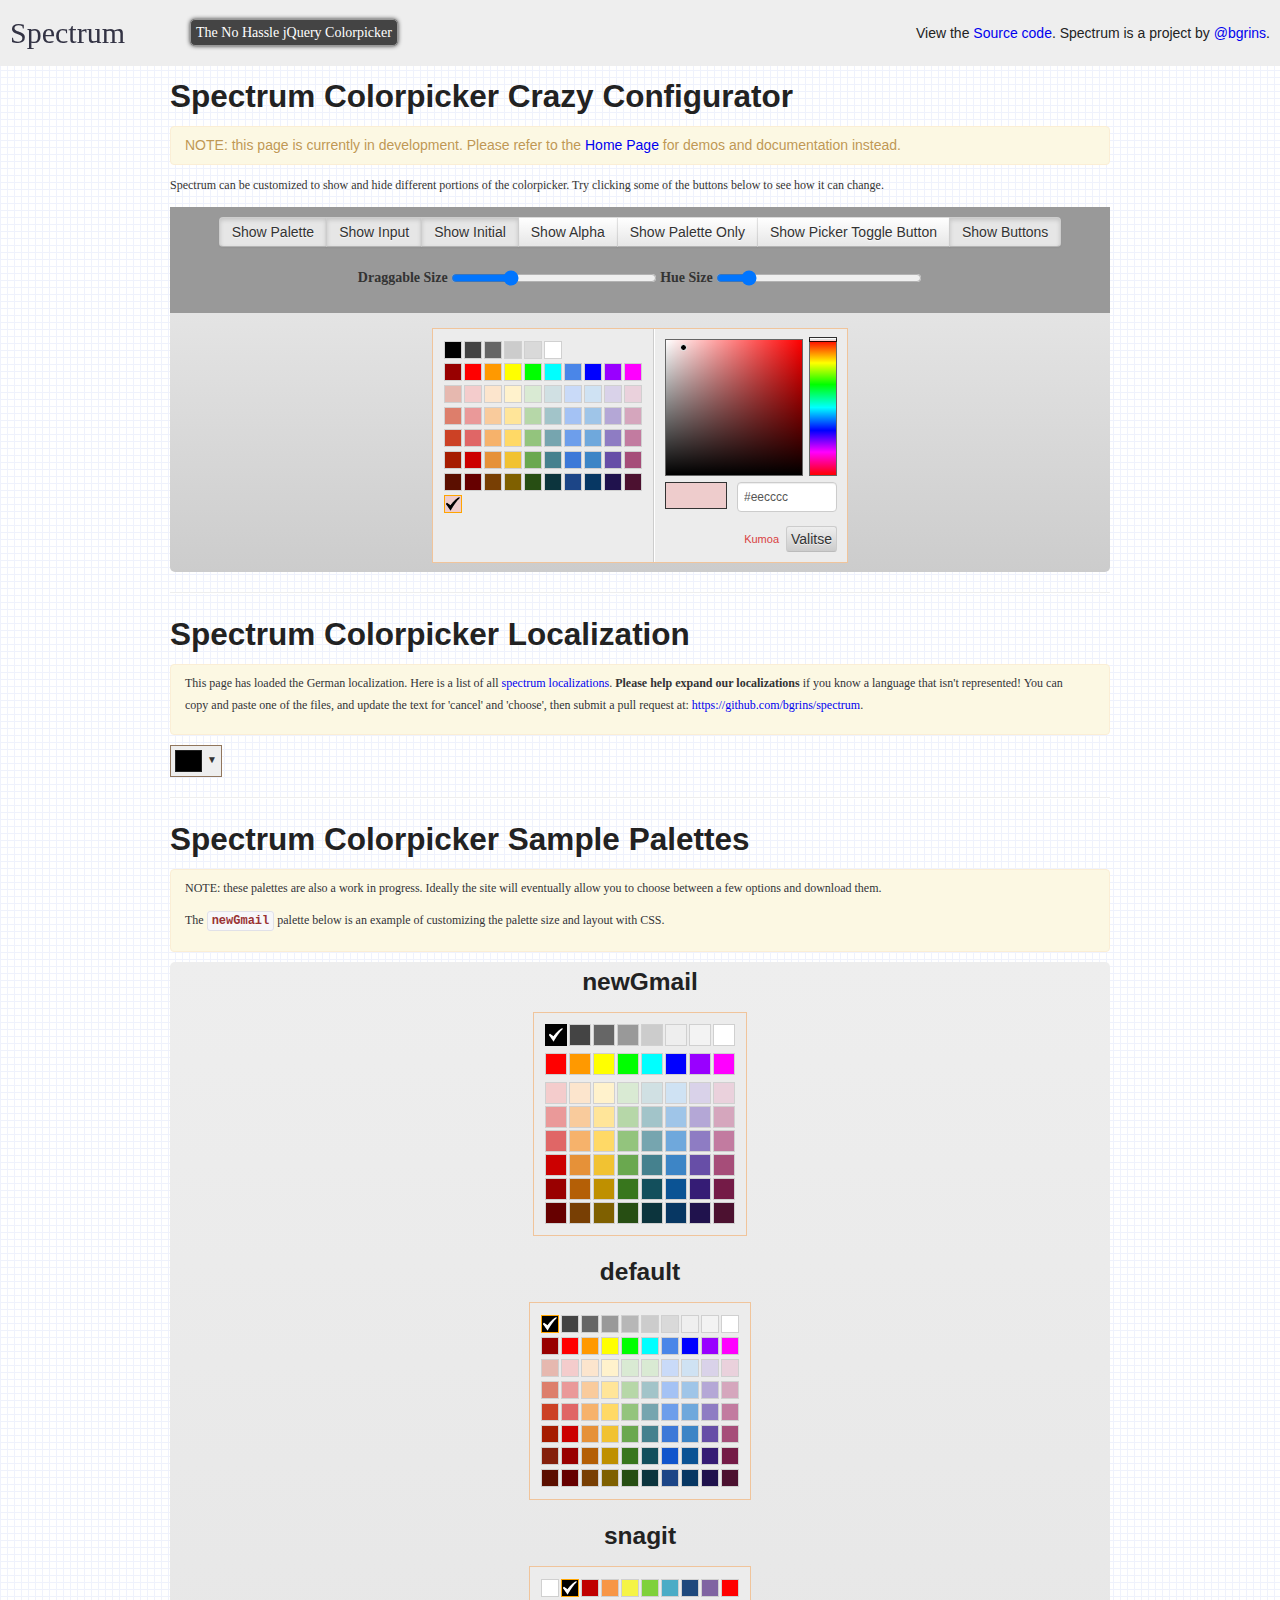
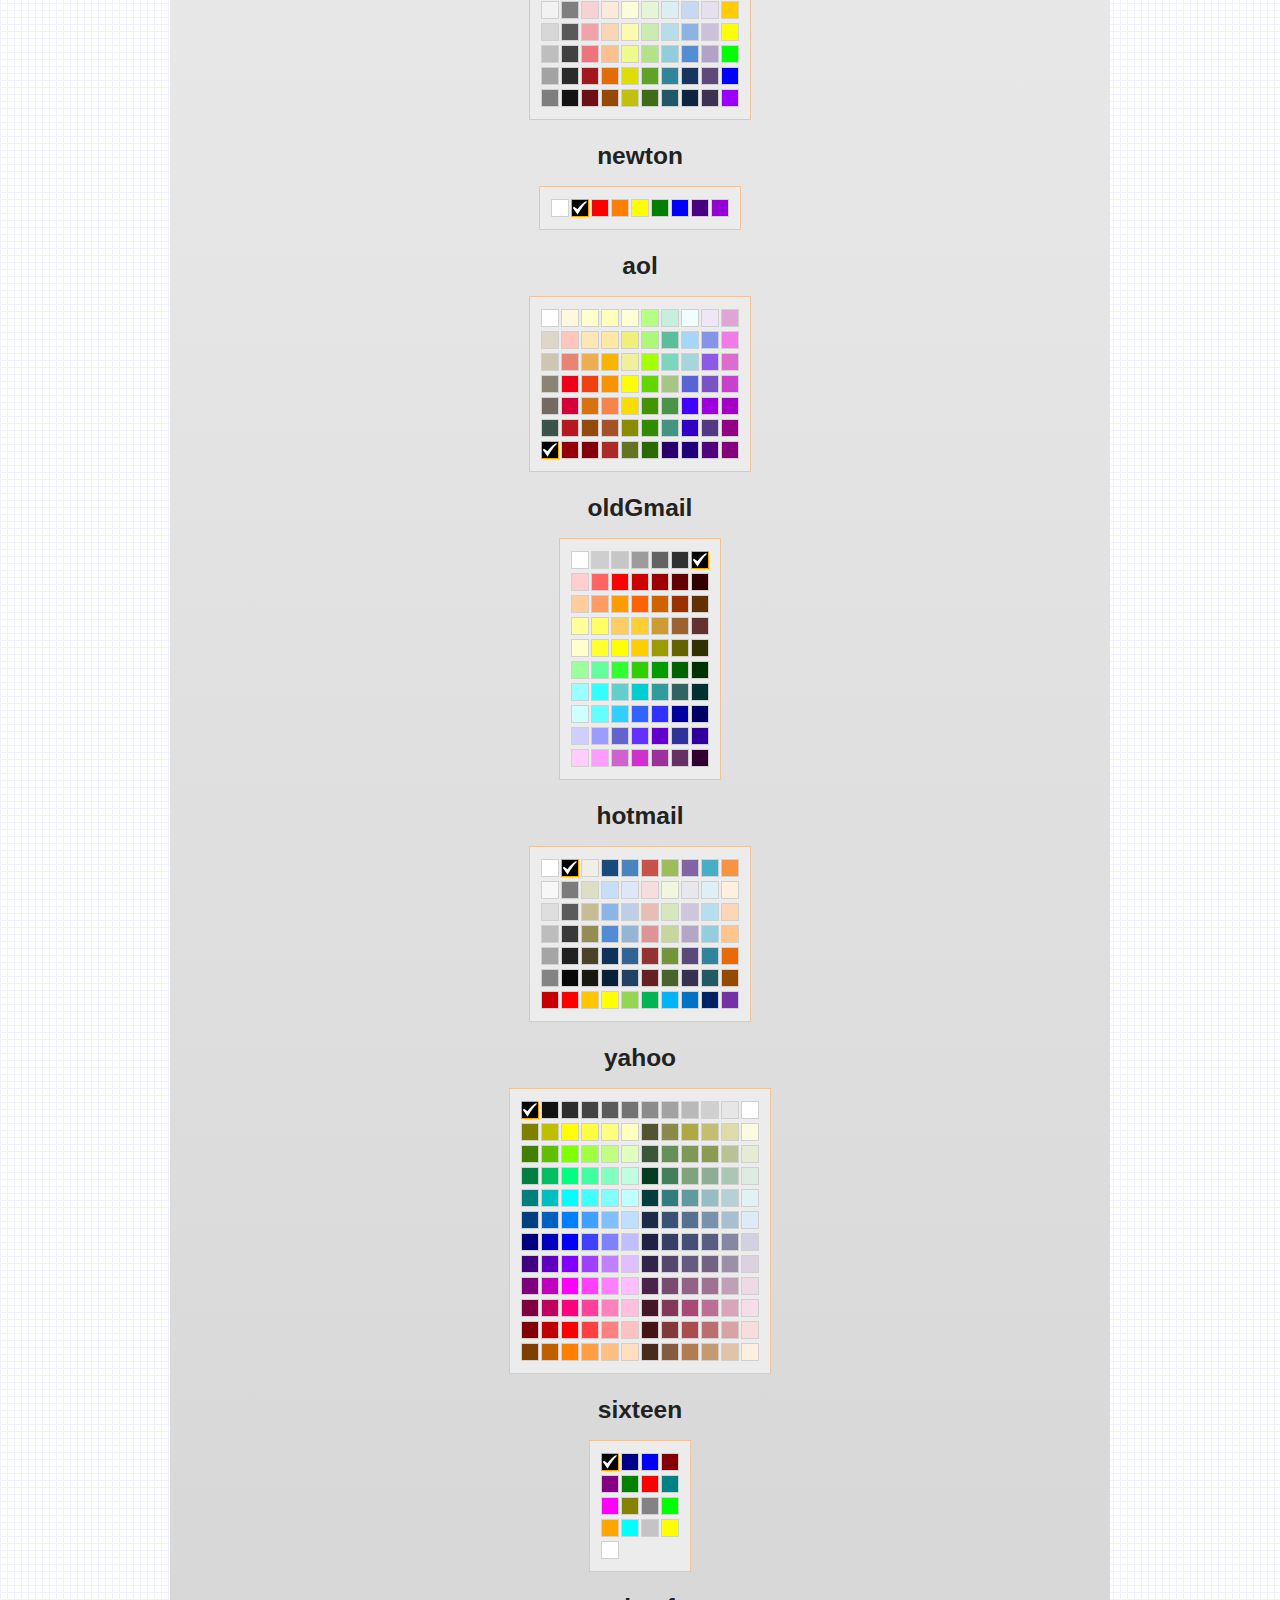
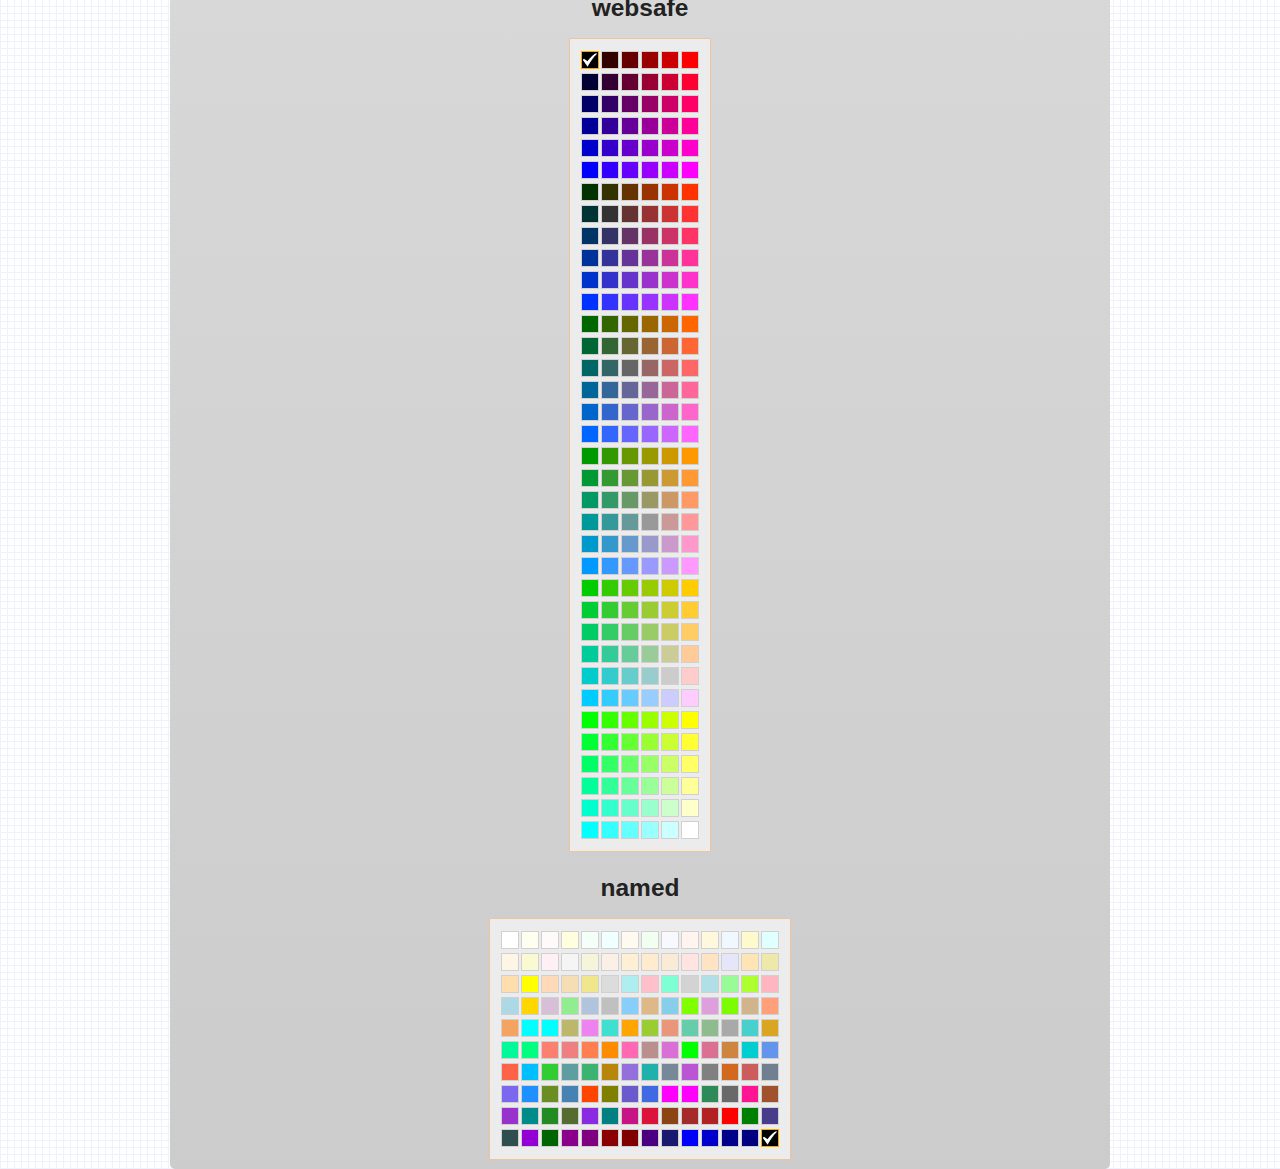
<file: spectrum/example/index.html>
<!doctype html>
<html>
<head>
    <meta http-equiv="content-type" content="text/html; charset=UTF-8">
    <title>Spectrum - The No Hassle jQuery Colorpicker</title>

    <meta name="description" content="Spectrum is a JavaScript colorpicker plugin using the jQuery framework.  It is highly customizable, but can also be used as a simple input type=color polyfill">
    <meta name="author" content="Brian Grinstead and Spectrum contributors">

    <link rel="stylesheet" type="text/css" href="../spectrum.css">
    <link rel="stylesheet" type="text/css" href="../docs/bootstrap.css">
    <link rel="stylesheet" type="text/css" href="../docs/docs.css">
    <script type="text/javascript" src="../docs/jquery-1.9.1.js"></script>
    <script type="text/javascript" src="../spectrum.js"></script>
	<script type="text/javascript" src="../i18n/jquery.spectrum-fi.js"></script>
    <script type='text/javascript' src='example.js'></script>

    <style>

    .example-container {
        margin-top: 10px;
        text-align: center;
        background: #333;
        background: linear-gradient(to bottom, #eee, #ccc);
        padding: 3px;
        padding-top: 0;
        border-radius: 5px;
    }
    .example-controls {
        background: #999;
        margin: 0 -3px;
        padding: 10px 0;
        margin-bottom: 15px;

    }
    label {
        display: inline-block;
        font-weight: bold;

    }
    #palettes .sp-palette {
        max-width: 500px;
    }


    .newGmail .sp-palette-row-0, .newGmail .sp-palette-row-1 {
        margin-bottom: 5px;
    }

    .newGmail .sp-palette .sp-thumb-el {
        width: 20px;
        height: 20px;
        margin: 1px 1px;
    }

    .newGmail .sp-palette .sp-thumb-el:hover, .newGmail  .sp-palette .sp-thumb-el.sp-thumb-active {
        border-color: #000;
    }
    </style>
</head>
<body>
<div id='header'>
    <h1><a href='http://bgrins.github.com/spectrum'>Spectrum</a></h1> <h2><em>The No Hassle jQuery Colorpicker</em></h2>
    <div id='links'>
        View the <a href='http://github.com/bgrins/spectrum'>Source code</a>.
        Spectrum is a project by <a href='http://twitter.com/bgrins'>@bgrins</a>.
    </div>
    <br style='clear:both;' />
</div>

<div class="container">

    <h2>Spectrum Colorpicker Crazy Configurator</h2>
    <div class='alert'>NOTE: this page is currently in development.  Please refer to the <a href='http://github.com/bgrins/spectrum'>Home Page</a> for demos and documentation instead.
    </div>
    <p>
        Spectrum can be customized to show and hide different portions of the colorpicker.  Try clicking some of the buttons below to see how it can change.
    </p>

    <div class="example-container">
        <div class="example-controls">
            <div class='btn-group'>
                <button class='btn toggleBtn' data-rule='showPalette'>Show Palette</button>
                <button class='btn toggleBtn' data-rule='showInput'>Show Input</button>
                <button class='btn toggleBtn' data-rule='showInitial'>Show Initial</button>
                <button class='btn toggleBtn' data-rule='showAlpha'>Show Alpha</button>
                <button class='btn toggleBtn' data-rule='showPaletteOnly'>Show Palette Only</button>
                <button class='btn toggleBtn' data-rule='togglePaletteOnly'>Show Picker Toggle Button</button>
                <button class='btn toggleBtn' data-rule='showButtons'>Show Buttons</button>
            </div>
            <br />
            <br />
            <p>
            <label>Draggable Size <input type='range' value='172' id='size' max='500' min='50' /></label>

            <label>Hue Size <input type='range' value='16' id='huesize' max='90' min='5' /></label>
            </p>
        </div>

        <input id="full">

    </div>

    <hr />
    <h2>Spectrum Colorpicker Localization</h2>
    <div class='alert'>
        <p>
            This page has loaded the German localization.  Here is a list of all <a href='https://github.com/bgrins/spectrum/tree/master/i18n'>spectrum localizations</a>.  <strong>Please help expand our localizations</strong>  if you know a language that isn't represented!  You can copy and paste one of the files, and update the text for 'cancel' and 'choose', then submit a pull request at: <a href'https://github.com/bgrins/spectrum'>https://github.com/bgrins/spectrum</a>.
        </p>
    </div>

	<input id="langdemo" />

    <hr />
    <h2>Spectrum Colorpicker Sample Palettes</h2>
    <div class='alert'>

        <p>
        NOTE: these palettes are also a work in progress.  Ideally the site will eventually allow you to choose between a few options and download them.
        </p>

        <p>
        The <code>newGmail</code> palette below is an example of customizing the palette size and layout with CSS.
        </p>

    </div>
    <div id="palettes" class="example-container">

    </div>

</div>


<script type="text/javascript" src="../docs/prettify.js"></script>
<script type="text/javascript">

  var _gaq = _gaq || [];
  _gaq.push(['_setAccount', 'UA-8259845-4']);
  _gaq.push(['_trackPageview']);

  (function() {
    var ga = document.createElement('script'); ga.type = 'text/javascript'; ga.async = true;
    ga.src = ('https:' == document.location.protocol ? 'https://ssl' : 'http://www') + '.google-analytics.com/ga.js';
    var s = document.getElementsByTagName('script')[0]; s.parentNode.insertBefore(ga, s);
  })();

</script>
</body>
</html>
</file>
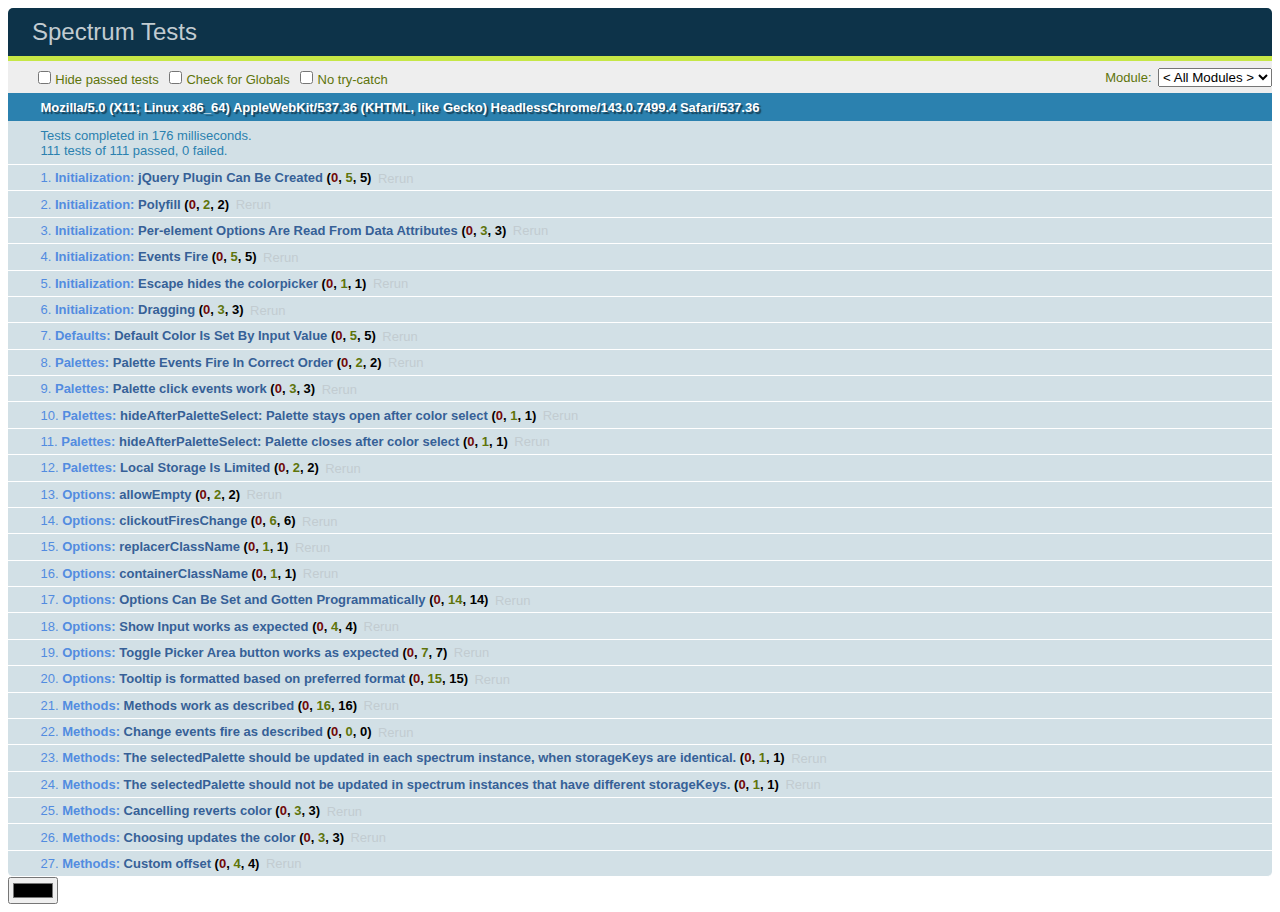
<file: spectrum/test/index.html>
<!DOCTYPE html>
<html>
<head>
  <meta charset="utf-8">
  <title>Spectrum Tests</title>
  <link rel="stylesheet" href="qunit.css">
  <link rel="stylesheet" href="../spectrum.css">
</head>
<body>
  <div id="qunit"></div>
  <script src="../docs/jquery-1.9.1.js"></script>
  <script src="../spectrum.js"></script>
  <script src="qunit.js"></script>
  <script src="tests.js"></script>

  <input type="color" id="type-color-on-page" />
</body>
</html>
</file>
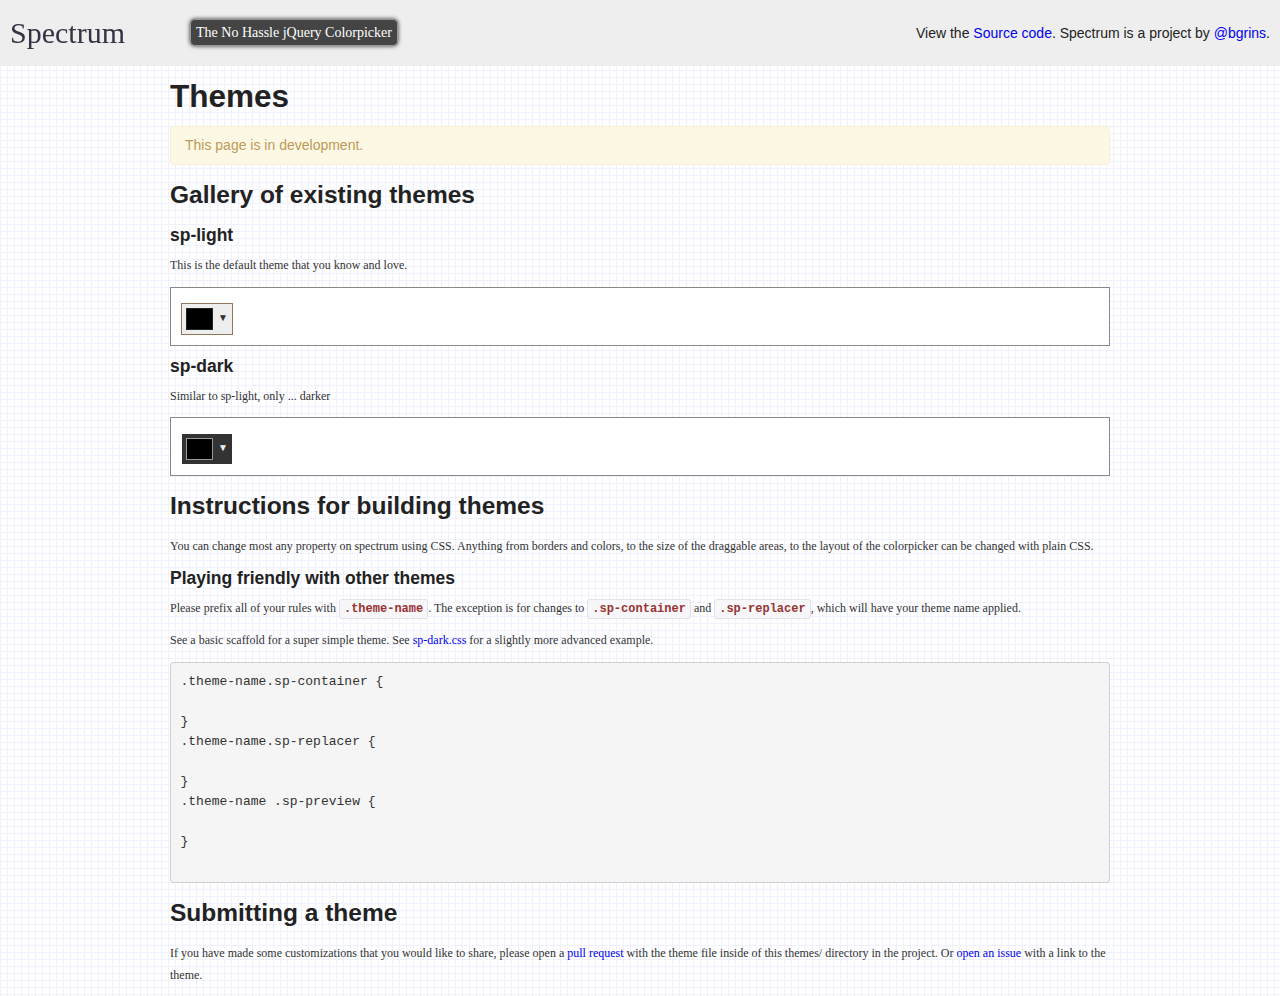
<file: spectrum/themes/index.html>
<!doctype html>
<html>
<head>
    <meta http-equiv="content-type" content="text/html; charset=UTF-8">
    <title>Spectrum - The No Hassle jQuery Colorpicker</title>

    <meta name="description" content="Spectrum is a JavaScript colorpicker plugin using the jQuery framework.  It is highly customizable, but can also be used as a simple input type=color polyfill">
    <meta name="author" content="Brian Grinstead and Spectrum contributors">

    <link rel="stylesheet" type="text/css" href="../spectrum.css">
    <link rel="stylesheet" type="text/css" href="../docs/bootstrap.css">
    <link rel="stylesheet" type="text/css" href="../docs/docs.css">
    <script type="text/javascript" src="../docs/jquery-1.9.1.js"></script>
    <script type="text/javascript" src="../spectrum.js"></script>


    <link rel="stylesheet" type="text/css" href="sp-dark.css">

</head>
<body>
<div id='header'>
    <h1><a href='http://bgrins.github.com/spectrum'>Spectrum</a></h1> <h2><em>The No Hassle jQuery Colorpicker</em></h2>
    <div id='links'>
        View the <a href='http://github.com/bgrins/spectrum'>Source code</a>.
        Spectrum is a project by <a href='http://twitter.com/bgrins'>@bgrins</a>.
    </div>
    <br style='clear:both;' />
</div>

<div class="container">
    <h2>Themes</h2>

    <div class="alert">
        This page is in development.
    </div>

    <div id="theme-gallery">
        <h3>Gallery of existing themes</h3>

        <div class="theme" id="sp-light">
            <h4>sp-light</h4>
            <p>This is the default theme that you know and love.</p>

            <div class='example'>
                <input type='text' />
            </div>
        </div>

        <div class="theme" id="sp-dark">
            <h4>sp-dark</h4>
            <p>Similar to sp-light, only ... darker</p>

            <div class='example'>
                <input type='text' />
            </div>
        </div>
    </div>

    <div id="theme-instructions">
        <h3>Instructions for building themes</h3>
        <p>
            You can change most any property on spectrum using CSS.  Anything from  borders and colors, to the size of the draggable areas, to the layout of the colorpicker can be changed with plain CSS.
        </p>
        <h4>Playing friendly with other themes</h4>
        <p>
            Please prefix all of your rules with <code>.theme-name</code>.  The exception is for changes to <code>.sp-container</code> and <code>.sp-replacer</code>, which will have your theme name applied.
        </p>
        <p>
            See a basic scaffold for a super simple theme.  See <a href='sp-dark.css'>sp-dark.css</a> for a slightly more advanced example.
        </p>
        <pre>
.theme-name.sp-container {

}
.theme-name.sp-replacer {

}
.theme-name .sp-preview {

}
        </pre>
        <h3>Submitting a theme</h3>
        <p>
            If you have made some customizations that you would like to share, please open a <a href="http://bgrins.github.com/spectrum/pulls">pull request</a> with the theme file inside of this themes/ directory in the project.  Or <a href="http://bgrins.github.com/spectrum/issues">open an issue</a> with a link to the theme.
        </p>
    </div>
</div>


<script>
    $("#sp-light input").spectrum({
        theme: "sp-light"
    });
    $("#sp-dark input").spectrum({
        theme: "sp-dark"
    });
</script>
<script type="text/javascript" src="../docs/prettify.js"></script>
<script type="text/javascript">

  var _gaq = _gaq || [];
  _gaq.push(['_setAccount', 'UA-8259845-4']);
  _gaq.push(['_trackPageview']);

  (function() {
    var ga = document.createElement('script'); ga.type = 'text/javascript'; ga.async = true;
    ga.src = ('https:' == document.location.protocol ? 'https://ssl' : 'http://www') + '.google-analytics.com/ga.js';
    var s = document.getElementsByTagName('script')[0]; s.parentNode.insertBefore(ga, s);
  })();

</script>
</body>
</html>
</file>
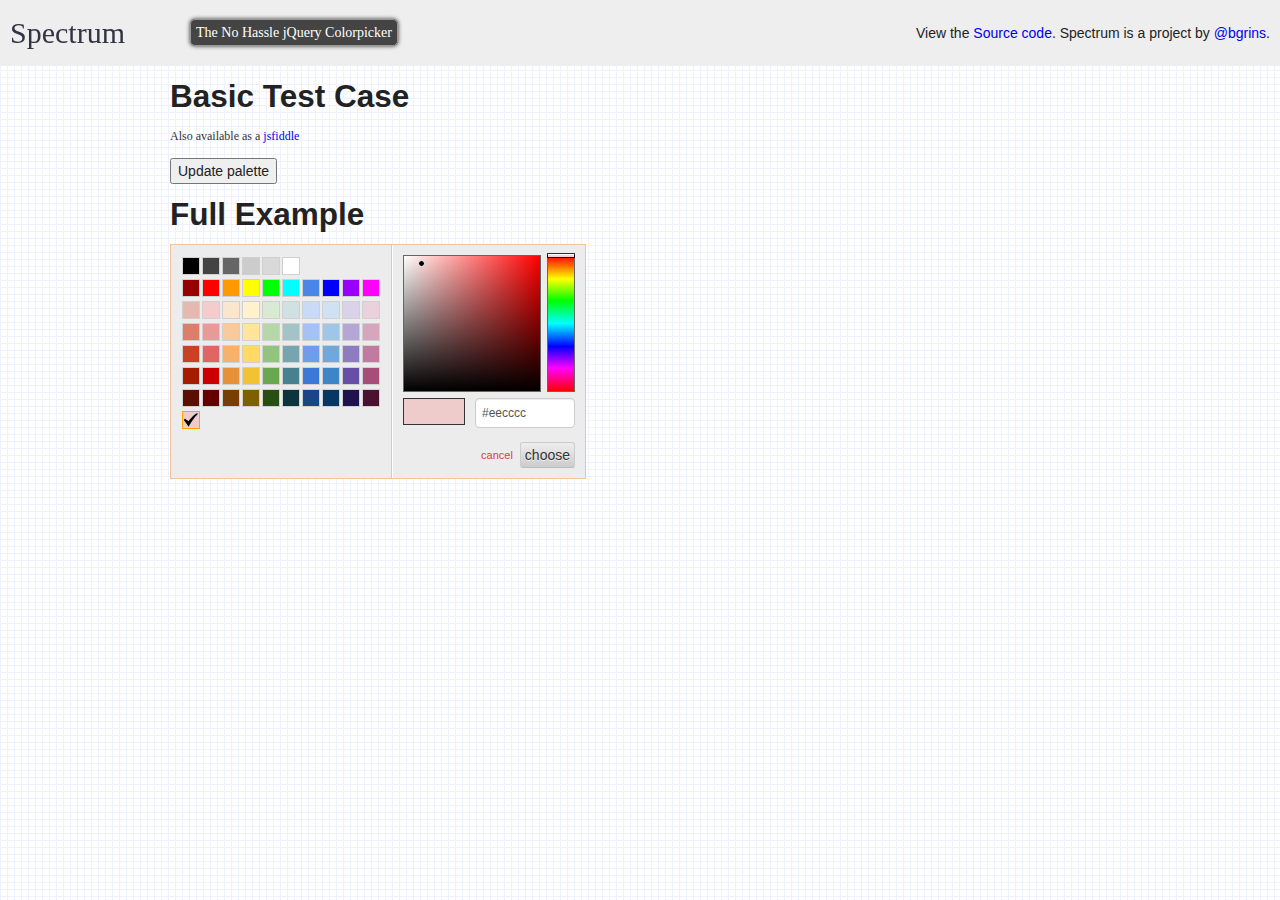
<file: spectrum/example/testcase.html>
<!doctype html>
<html>
<head>
    <meta http-equiv="content-type" content="text/html; charset=UTF-8">
    <title>Spectrum - The No Hassle jQuery Colorpicker</title>

    <meta name="description" content="Spectrum is a JavaScript colorpicker plugin using the jQuery framework.  It is highly customizable, but can also be used as a simple input type=color polyfill">
    <meta name="author" content="Brian Grinstead and Spectrum contributors">

    <link rel="stylesheet" type="text/css" href="../spectrum.css">
    <link rel="stylesheet" type="text/css" href="../docs/bootstrap.css">
    <link rel="stylesheet" type="text/css" href="../docs/docs.css">
    <script type="text/javascript" src="../docs/jquery-1.9.1.js"></script>
    <script type="text/javascript" src="../spectrum.js"></script>
</head>
<body>
<div id='header'>
    <h1><a href='http://bgrins.github.com/spectrum'>Spectrum</a></h1> <h2><em>The No Hassle jQuery Colorpicker</em></h2>
    <div id='links'>
        View the <a href='http://github.com/bgrins/spectrum'>Source code</a>.
        Spectrum is a project by <a href='http://twitter.com/bgrins'>@bgrins</a>.
    </div>
    <br style='clear:both;' />
</div>

<div class="container">
    <h2>Basic Test Case</h2>
    <p>Also available as a <a href="http://jsfiddle.net/bgrins/ctkY3/">jsfiddle</a></p>

<button id="update">Update palette</button>
<h2>Full Example</h2>
<input type='text' id="full"/>

</div>

<script type="text/javascript">

$("#update").click (function() {
    console.log($("#full").spectrum("option", "palette"));
    $("#full").spectrum("option", "palette", [
        ["red", "green", "blue"]    
    ]);
});

$("#full").spectrum({
    color: "#ECC",
    flat: true,
    showInput: true,
    className: "full-spectrum",
    showInitial: true,
    showPalette: true,
    showSelectionPalette: true,
    maxPaletteSize: 10,
    preferredFormat: "hex",
    localStorageKey: "spectrum.demo",
    move: function (color) {
        
    },
    show: function () {
    
    },
    beforeShow: function () {
    
    },
    hide: function () {
    
    },
    change: function() {
        
    },
    palette: [
        ["rgb(0, 0, 0)", "rgb(67, 67, 67)", "rgb(102, 102, 102)",
        "rgb(204, 204, 204)", "rgb(217, 217, 217)","rgb(255, 255, 255)"],
        ["rgb(152, 0, 0)", "rgb(255, 0, 0)", "rgb(255, 153, 0)", "rgb(255, 255, 0)", "rgb(0, 255, 0)",
        "rgb(0, 255, 255)", "rgb(74, 134, 232)", "rgb(0, 0, 255)", "rgb(153, 0, 255)", "rgb(255, 0, 255)"], 
        ["rgb(230, 184, 175)", "rgb(244, 204, 204)", "rgb(252, 229, 205)", "rgb(255, 242, 204)", "rgb(217, 234, 211)", 
        "rgb(208, 224, 227)", "rgb(201, 218, 248)", "rgb(207, 226, 243)", "rgb(217, 210, 233)", "rgb(234, 209, 220)", 
        "rgb(221, 126, 107)", "rgb(234, 153, 153)", "rgb(249, 203, 156)", "rgb(255, 229, 153)", "rgb(182, 215, 168)", 
        "rgb(162, 196, 201)", "rgb(164, 194, 244)", "rgb(159, 197, 232)", "rgb(180, 167, 214)", "rgb(213, 166, 189)", 
        "rgb(204, 65, 37)", "rgb(224, 102, 102)", "rgb(246, 178, 107)", "rgb(255, 217, 102)", "rgb(147, 196, 125)", 
        "rgb(118, 165, 175)", "rgb(109, 158, 235)", "rgb(111, 168, 220)", "rgb(142, 124, 195)", "rgb(194, 123, 160)",
        "rgb(166, 28, 0)", "rgb(204, 0, 0)", "rgb(230, 145, 56)", "rgb(241, 194, 50)", "rgb(106, 168, 79)",
        "rgb(69, 129, 142)", "rgb(60, 120, 216)", "rgb(61, 133, 198)", "rgb(103, 78, 167)", "rgb(166, 77, 121)",
        "rgb(91, 15, 0)", "rgb(102, 0, 0)", "rgb(120, 63, 4)", "rgb(127, 96, 0)", "rgb(39, 78, 19)", 
        "rgb(12, 52, 61)", "rgb(28, 69, 135)", "rgb(7, 55, 99)", "rgb(32, 18, 77)", "rgb(76, 17, 48)"]
    ]
});

</script>
</body>
</html>
</file>
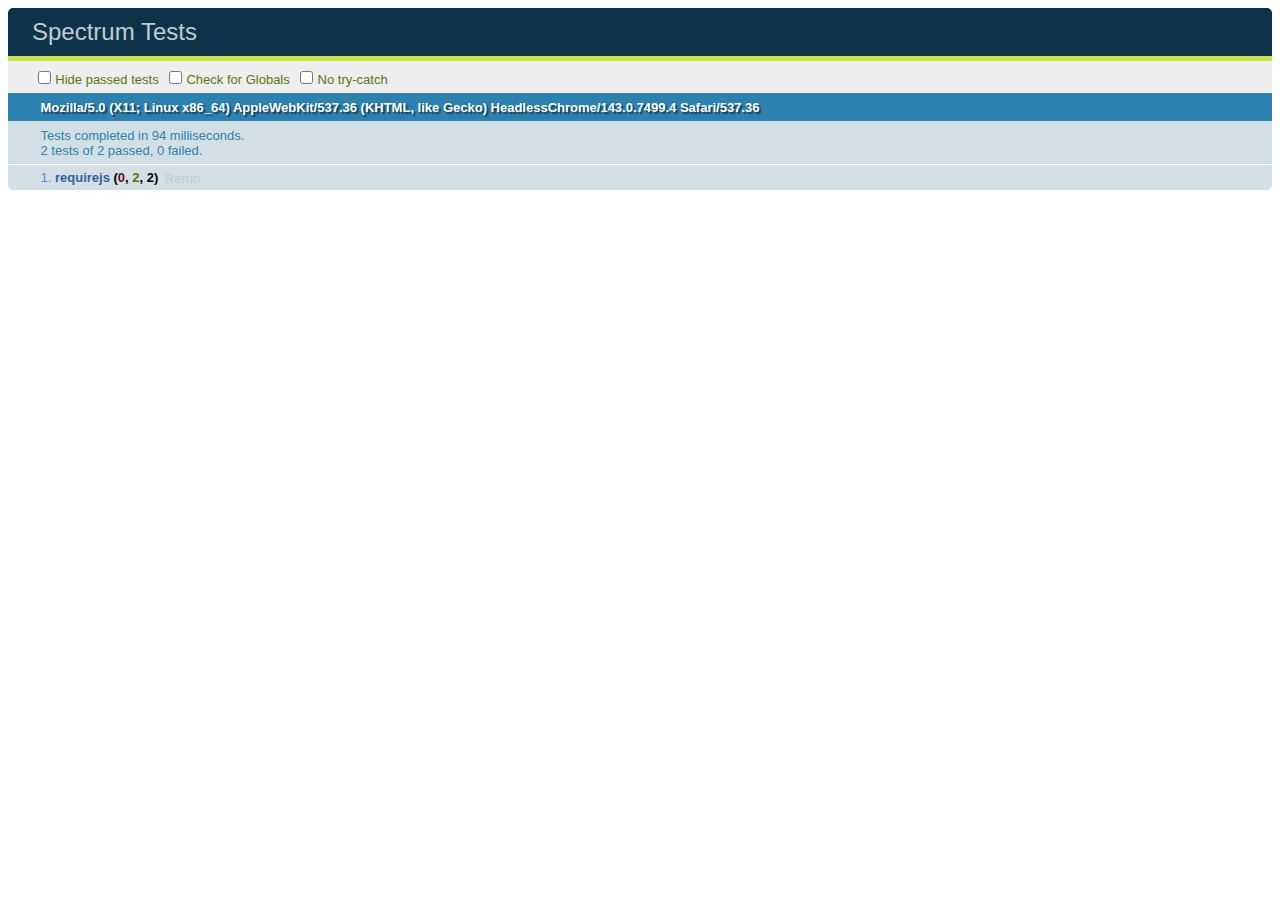
<file: spectrum/test/loaders.html>
<!DOCTYPE html>
<html>
<head>
  <meta charset="utf-8">
  <title>Spectrum Tests</title>
  <link rel="stylesheet" href="qunit.css">
  <link rel="stylesheet" href="../spectrum.css">
</head>
<body>
  <div id="qunit"></div>
  <script src="qunit.js"></script>
  <script src="require.js"></script>
  <script src="loaders.js"></script>
</body>
</html>
</file>
<file: spectrum/spectrum.css>
/***
Spectrum Colorpicker v1.8.0
https://github.com/bgrins/spectrum
Author: Brian Grinstead
License: MIT
***/

.sp-container {
    position:absolute;
    top:0;
    left:0;
    display:inline-block;
    *display: inline;
    *zoom: 1;
    /* https://github.com/bgrins/spectrum/issues/40 */
    z-index: 9999994;
    overflow: hidden;
}
.sp-container.sp-flat {
    position: relative;
}

/* Fix for * { box-sizing: border-box; } */
.sp-container,
.sp-container * {
    -webkit-box-sizing: content-box;
       -moz-box-sizing: content-box;
            box-sizing: content-box;
}

/* http://ansciath.tumblr.com/post/7347495869/css-aspect-ratio */
.sp-top {
  position:relative;
  width: 100%;
  display:inline-block;
}
.sp-top-inner {
   position:absolute;
   top:0;
   left:0;
   bottom:0;
   right:0;
}
.sp-color {
    position: absolute;
    top:0;
    left:0;
    bottom:0;
    right:20%;
}
.sp-hue {
    position: absolute;
    top:0;
    right:0;
    bottom:0;
    left:84%;
    height: 100%;
}

.sp-clear-enabled .sp-hue {
    top:33px;
    height: 77.5%;
}

.sp-fill {
    padding-top: 80%;
}
.sp-sat, .sp-val {
    position: absolute;
    top:0;
    left:0;
    right:0;
    bottom:0;
}

.sp-alpha-enabled .sp-top {
    margin-bottom: 18px;
}
.sp-alpha-enabled .sp-alpha {
    display: block;
}
.sp-alpha-handle {
    position:absolute;
    top:-4px;
    bottom: -4px;
    width: 6px;
    left: 50%;
    cursor: pointer;
    border: 1px solid black;
    background: white;
    opacity: .8;
}
.sp-alpha {
    display: none;
    position: absolute;
    bottom: -14px;
    right: 0;
    left: 0;
    height: 8px;
}
.sp-alpha-inner {
    border: solid 1px #333;
}

.sp-clear {
    display: none;
}

.sp-clear.sp-clear-display {
    background-position: center;
}

.sp-clear-enabled .sp-clear {
    display: block;
    position:absolute;
    top:0px;
    right:0;
    bottom:0;
    left:84%;
    height: 28px;
}

/* Don't allow text selection */
.sp-container, .sp-replacer, .sp-preview, .sp-dragger, .sp-slider, .sp-alpha, .sp-clear, .sp-alpha-handle, .sp-container.sp-dragging .sp-input, .sp-container button  {
    -webkit-user-select:none;
    -moz-user-select: -moz-none;
    -o-user-select:none;
    user-select: none;
}

.sp-container.sp-input-disabled .sp-input-container {
    display: none;
}
.sp-container.sp-buttons-disabled .sp-button-container {
    display: none;
}
.sp-container.sp-palette-buttons-disabled .sp-palette-button-container {
    display: none;
}
.sp-palette-only .sp-picker-container {
    display: none;
}
.sp-palette-disabled .sp-palette-container {
    display: none;
}

.sp-initial-disabled .sp-initial {
    display: none;
}


/* Gradients for hue, saturation and value instead of images.  Not pretty... but it works */
.sp-sat {
    background-image: -webkit-gradient(linear,  0 0, 100% 0, from(#FFF), to(rgba(204, 154, 129, 0)));
    background-image: -webkit-linear-gradient(left, #FFF, rgba(204, 154, 129, 0));
    background-image: -moz-linear-gradient(left, #fff, rgba(204, 154, 129, 0));
    background-image: -o-linear-gradient(left, #fff, rgba(204, 154, 129, 0));
    background-image: -ms-linear-gradient(left, #fff, rgba(204, 154, 129, 0));
    background-image: linear-gradient(to right, #fff, rgba(204, 154, 129, 0));
    -ms-filter: "progid:DXImageTransform.Microsoft.gradient(GradientType = 1, startColorstr=#FFFFFFFF, endColorstr=#00CC9A81)";
    filter : progid:DXImageTransform.Microsoft.gradient(GradientType = 1, startColorstr='#FFFFFFFF', endColorstr='#00CC9A81');
}
.sp-val {
    background-image: -webkit-gradient(linear, 0 100%, 0 0, from(#000000), to(rgba(204, 154, 129, 0)));
    background-image: -webkit-linear-gradient(bottom, #000000, rgba(204, 154, 129, 0));
    background-image: -moz-linear-gradient(bottom, #000, rgba(204, 154, 129, 0));
    background-image: -o-linear-gradient(bottom, #000, rgba(204, 154, 129, 0));
    background-image: -ms-linear-gradient(bottom, #000, rgba(204, 154, 129, 0));
    background-image: linear-gradient(to top, #000, rgba(204, 154, 129, 0));
    -ms-filter: "progid:DXImageTransform.Microsoft.gradient(startColorstr=#00CC9A81, endColorstr=#FF000000)";
    filter : progid:DXImageTransform.Microsoft.gradient(startColorstr='#00CC9A81', endColorstr='#FF000000');
}

.sp-hue {
    background: -moz-linear-gradient(top, #ff0000 0%, #ffff00 17%, #00ff00 33%, #00ffff 50%, #0000ff 67%, #ff00ff 83%, #ff0000 100%);
    background: -ms-linear-gradient(top, #ff0000 0%, #ffff00 17%, #00ff00 33%, #00ffff 50%, #0000ff 67%, #ff00ff 83%, #ff0000 100%);
    background: -o-linear-gradient(top, #ff0000 0%, #ffff00 17%, #00ff00 33%, #00ffff 50%, #0000ff 67%, #ff00ff 83%, #ff0000 100%);
    background: -webkit-gradient(linear, left top, left bottom, from(#ff0000), color-stop(0.17, #ffff00), color-stop(0.33, #00ff00), color-stop(0.5, #00ffff), color-stop(0.67, #0000ff), color-stop(0.83, #ff00ff), to(#ff0000));
    background: -webkit-linear-gradient(top, #ff0000 0%, #ffff00 17%, #00ff00 33%, #00ffff 50%, #0000ff 67%, #ff00ff 83%, #ff0000 100%);
    background: linear-gradient(to bottom, #ff0000 0%, #ffff00 17%, #00ff00 33%, #00ffff 50%, #0000ff 67%, #ff00ff 83%, #ff0000 100%);
}

/* IE filters do not support multiple color stops.
   Generate 6 divs, line them up, and do two color gradients for each.
   Yes, really.
 */
.sp-1 {
    height:17%;
    filter: progid:DXImageTransform.Microsoft.gradient(startColorstr='#ff0000', endColorstr='#ffff00');
}
.sp-2 {
    height:16%;
    filter: progid:DXImageTransform.Microsoft.gradient(startColorstr='#ffff00', endColorstr='#00ff00');
}
.sp-3 {
    height:17%;
    filter: progid:DXImageTransform.Microsoft.gradient(startColorstr='#00ff00', endColorstr='#00ffff');
}
.sp-4 {
    height:17%;
    filter: progid:DXImageTransform.Microsoft.gradient(startColorstr='#00ffff', endColorstr='#0000ff');
}
.sp-5 {
    height:16%;
    filter: progid:DXImageTransform.Microsoft.gradient(startColorstr='#0000ff', endColorstr='#ff00ff');
}
.sp-6 {
    height:17%;
    filter: progid:DXImageTransform.Microsoft.gradient(startColorstr='#ff00ff', endColorstr='#ff0000');
}

.sp-hidden {
    display: none !important;
}

/* Clearfix hack */
.sp-cf:before, .sp-cf:after { content: ""; display: table; }
.sp-cf:after { clear: both; }
.sp-cf { *zoom: 1; }

/* Mobile devices, make hue slider bigger so it is easier to slide */
@media (max-device-width: 480px) {
    .sp-color { right: 40%; }
    .sp-hue { left: 63%; }
    .sp-fill { padding-top: 60%; }
}
.sp-dragger {
   border-radius: 5px;
   height: 5px;
   width: 5px;
   border: 1px solid #fff;
   background: #000;
   cursor: pointer;
   position:absolute;
   top:0;
   left: 0;
}
.sp-slider {
    position: absolute;
    top:0;
    cursor:pointer;
    height: 3px;
    left: -1px;
    right: -1px;
    border: 1px solid #000;
    background: white;
    opacity: .8;
}

/*
Theme authors:
Here are the basic themeable display options (colors, fonts, global widths).
See http://bgrins.github.io/spectrum/themes/ for instructions.
*/

.sp-container {
    border-radius: 0;
    background-color: #ECECEC;
    border: solid 1px #f0c49B;
    padding: 0;
}
.sp-container, .sp-container button, .sp-container input, .sp-color, .sp-hue, .sp-clear {
    font: normal 12px "Lucida Grande", "Lucida Sans Unicode", "Lucida Sans", Geneva, Verdana, sans-serif;
    -webkit-box-sizing: border-box;
    -moz-box-sizing: border-box;
    -ms-box-sizing: border-box;
    box-sizing: border-box;
}
.sp-top {
    margin-bottom: 3px;
}
.sp-color, .sp-hue, .sp-clear {
    border: solid 1px #666;
}

/* Input */
.sp-input-container {
    float:right;
    width: 100px;
    margin-bottom: 4px;
}
.sp-initial-disabled  .sp-input-container {
    width: 100%;
}
.sp-input {
   font-size: 12px !important;
   border: 1px inset;
   padding: 4px 5px;
   margin: 0;
   width: 100%;
   background:transparent;
   border-radius: 3px;
   color: #222;
}
.sp-input:focus  {
    border: 1px solid orange;
}
.sp-input.sp-validation-error {
    border: 1px solid red;
    background: #fdd;
}
.sp-picker-container , .sp-palette-container {
    float:left;
    position: relative;
    padding: 10px;
    padding-bottom: 300px;
    margin-bottom: -290px;
}
.sp-picker-container {
    width: 172px;
    border-left: solid 1px #fff;
}

/* Palettes */
.sp-palette-container {
    border-right: solid 1px #ccc;
}

.sp-palette-only .sp-palette-container {
    border: 0;
}

.sp-palette .sp-thumb-el {
    display: block;
    position:relative;
    float:left;
    width: 24px;
    height: 15px;
    margin: 3px;
    cursor: pointer;
    border:solid 2px transparent;
}
.sp-palette .sp-thumb-el:hover, .sp-palette .sp-thumb-el.sp-thumb-active {
    border-color: orange;
}
.sp-thumb-el {
    position:relative;
}

/* Initial */
.sp-initial {
    float: left;
    border: solid 1px #333;
}
.sp-initial span {
    width: 30px;
    height: 25px;
    border:none;
    display:block;
    float:left;
    margin:0;
}

.sp-initial .sp-clear-display {
    background-position: center;
}

/* Buttons */
.sp-palette-button-container,
.sp-button-container {
    float: right;
}

/* Replacer (the little preview div that shows up instead of the <input>) */
.sp-replacer {
    margin:0;
    overflow:hidden;
    cursor:pointer;
    padding: 4px;
    display:inline-block;
    *zoom: 1;
    *display: inline;
    border: solid 1px #91765d;
    background: #eee;
    color: #333;
    vertical-align: middle;
}
.sp-replacer:hover, .sp-replacer.sp-active {
    border-color: #F0C49B;
    color: #111;
}
.sp-replacer.sp-disabled {
    cursor:default;
    border-color: silver;
    color: silver;
}
.sp-dd {
    padding: 2px 0;
    height: 16px;
    line-height: 16px;
    float:left;
    font-size:10px;
}
.sp-preview {
    position:relative;
    width:25px;
    height: 20px;
    border: solid 1px #222;
    margin-right: 5px;
    float:left;
    z-index: 0;
}

.sp-palette {
    *width: 220px;
    max-width: 220px;
}
.sp-palette .sp-thumb-el {
    width:16px;
    height: 16px;
    margin:2px 1px;
    border: solid 1px #d0d0d0;
}

.sp-container {
    padding-bottom:0;
}


/* Buttons: http://hellohappy.org/css3-buttons/ */
.sp-container button {
  background-color: #eeeeee;
  background-image: -webkit-linear-gradient(top, #eeeeee, #cccccc);
  background-image: -moz-linear-gradient(top, #eeeeee, #cccccc);
  background-image: -ms-linear-gradient(top, #eeeeee, #cccccc);
  background-image: -o-linear-gradient(top, #eeeeee, #cccccc);
  background-image: linear-gradient(to bottom, #eeeeee, #cccccc);
  border: 1px solid #ccc;
  border-bottom: 1px solid #bbb;
  border-radius: 3px;
  color: #333;
  font-size: 14px;
  line-height: 1;
  padding: 5px 4px;
  text-align: center;
  text-shadow: 0 1px 0 #eee;
  vertical-align: middle;
}
.sp-container button:hover {
    background-color: #dddddd;
    background-image: -webkit-linear-gradient(top, #dddddd, #bbbbbb);
    background-image: -moz-linear-gradient(top, #dddddd, #bbbbbb);
    background-image: -ms-linear-gradient(top, #dddddd, #bbbbbb);
    background-image: -o-linear-gradient(top, #dddddd, #bbbbbb);
    background-image: linear-gradient(to bottom, #dddddd, #bbbbbb);
    border: 1px solid #bbb;
    border-bottom: 1px solid #999;
    cursor: pointer;
    text-shadow: 0 1px 0 #ddd;
}
.sp-container button:active {
    border: 1px solid #aaa;
    border-bottom: 1px solid #888;
    -webkit-box-shadow: inset 0 0 5px 2px #aaaaaa, 0 1px 0 0 #eeeeee;
    -moz-box-shadow: inset 0 0 5px 2px #aaaaaa, 0 1px 0 0 #eeeeee;
    -ms-box-shadow: inset 0 0 5px 2px #aaaaaa, 0 1px 0 0 #eeeeee;
    -o-box-shadow: inset 0 0 5px 2px #aaaaaa, 0 1px 0 0 #eeeeee;
    box-shadow: inset 0 0 5px 2px #aaaaaa, 0 1px 0 0 #eeeeee;
}
.sp-cancel {
    font-size: 11px;
    color: #d93f3f !important;
    margin:0;
    padding:2px;
    margin-right: 5px;
    vertical-align: middle;
    text-decoration:none;

}
.sp-cancel:hover {
    color: #d93f3f !important;
    text-decoration: underline;
}


.sp-palette span:hover, .sp-palette span.sp-thumb-active {
    border-color: #000;
}

.sp-preview, .sp-alpha, .sp-thumb-el {
    position:relative;
    background-image: url([data-uri]);
}
.sp-preview-inner, .sp-alpha-inner, .sp-thumb-inner {
    display:block;
    position:absolute;
    top:0;left:0;bottom:0;right:0;
}

.sp-palette .sp-thumb-inner {
    background-position: 50% 50%;
    background-repeat: no-repeat;
}

.sp-palette .sp-thumb-light.sp-thumb-active .sp-thumb-inner {
    background-image: url([data-uri]);
}

.sp-palette .sp-thumb-dark.sp-thumb-active .sp-thumb-inner {
    background-image: url([data-uri]);
}

.sp-clear-display {
    background-repeat:no-repeat;
    background-position: center;
    background-image: url([data-uri]);
}
</file>
<file: spectrum/docs/docs.css>
/* Styles for the demo page only.  See spectrum.css for the actual colorpicker styles */
html { font-size: 100%; overflow-y: scroll; -webkit-text-size-adjust: 100%; -ms-text-size-adjust: 100%; }
body { margin: 0; font-size: 14px; line-height: 1.5; background: url([data-uri]); }
body, button, input, select, textarea { font-family: Droid Sans, Tahoma, sans-serif; color: #222; }
body p { font-family: Verdana; font-size: 12px; color: #333; line-height: 1.8; }
h1 { font-family: Lucida Sans, Droid Sans, Verdana; font-size: 30px; line-height: inherit;  margin: 0; padding:0; font-weight: lighter; position:fixed; top: 3px; left: 10px; }
h1 a { text-decoration: none; color: #334 !important; }
h1 a:hover { text-decoration: underline; color: #336 !important; }
#header { background: #eee; background: #eee; height: 60px; line-height: 60px; padding: 3px 10px;}

#goals { margin:0 auto; padding:0; width: 98%; }
.goal { float: left; width: 29%; margin:1%; padding:1%; color: #335; min-height: 300px; background: #eee; border-radius: 10px; font-family: Verdana; }
#docs .goal h4 { text-align: center; margin: .5em 0; font-weight: lighter; text-decoration: underline; font-family: Verdana; }
a { color: #00e; }
a:visited { color: #009; }
a:hover { color: #06e; }
a:focus { outline: thin dotted; }
#header h2 { float:left; margin:0; padding:0; margin-left: 180px; font-size: 14px; line-height: inherit; font-weight: normal; font-family: Georgia;}
#header h2 em {background: #444; color: #fff; font-style: normal; padding: 5px; border-radius: 5px; border: solid 1px #999; box-shadow: 0 0 4px #333;}
#links { float:right; text-align: right; }
#pick2-details { font: monospace; }
#switch-current { float: left; position:relative; display:none;}
/*#switch-current .spectrum-container { position: fixed; top:60px; left: 10px; }*/
#docs-content { margin-left: 190px; padding: 10px 30px; border:solid 10px #ecc; border-right:none;border-bottom:none; padding-bottom: 20px;  background: #fff; background: rgba(255, 255, 255, .6); }
.footer { padding-top: 50px; }
.switch-current-output { display:none; margin:3px auto; width: 200px; text-align: center; }
.type { padding-left: 4px; font-size: .8em; font-weight: bold;}
.description, .example {
    padding: 10px;
    border: 1px solid #888;
    background: white;
    position:relative;
    padding-top: 15px;
}
#docs {  }
#docs ul { margin-left: 25px; padding-left:10px; }
#docs li { list-style: square; margin-left: 6px; }
#docs p { margin: 0; padding:0; padding-top:4px; }
#docs pre { position:relative; }
#docs h2 { margin: 30px -25px; border-bottom: solid 1px; }
#docs h3 { padding: 10px 15px; margin: 10px auto; margin-top: 40px; border: solid 3px #aaa;
box-shadow: 0 3px 5px #333; }
#docs h3.point { box-shadow: none;  margin-left: -30px; margin-right: -30px; border: solid 1px #999; border-left: none; border-right:none;}
#code-heading { font-size: 24px; text-align: center; margin: 6px 0; }
#docs-content { color: #222; }
#docs-content.dark { color: #ddd; }
code { font-weight: bold; color: #933; }
.note { float:right; background: #eee; padding: 4px; font-size: 11px; border: solid 1px #bbb; border-radius: 4px;}
.option-content .note { float:none; position:absolute; right: 0; top: -40px;}
.option-content { position:relative; background: #ededed;
border: solid 2px #aaa; border-top: none;
padding: 12px; width: 95%; margin: 0 auto;
margin-top: -10px; padding-top: 20px;
box-shadow: 0 0 10px #ccc; border-radius: 0 0 5px 5px;
}
.em-label { padding:4px; margin-left: 10px; display:inline-block; vertical-align: top; margin-top: 3px; }
.hide { display:none; }
.clearfix:before, .clearfix:after { content: ""; display: table; }
.clearfix:after { clear: both; }
.clearfix { *zoom: 1; }

input[type="text"] { height: auto; }
.label {
  padding: 1px 4px 2px;
  font-size: 10.998px;
  font-weight: bold;
  line-height: 13px;
  color: #ffffff;
  vertical-align: middle;
  white-space: nowrap;
  text-shadow: 0 -1px 0 rgba(0, 0, 0, 0.25);
  background-color: #999999;
  -webkit-border-radius: 3px;
  -moz-border-radius: 3px;
  border-radius: 3px;
}
.label:hover {
  color: #ffffff;
  text-decoration: none;
}
.label-important {
  background-color: #b94a48;
}
.label-important:hover {
  background-color: #953b39;
}
.label-result {
  background-color: #3a87ad;
  margin-right: 5px;
}
.example .label-result {
    position:absolute;
    top: -10px;
    left: 5px;
}
.label-warning {
  background-color: #f89406;
}
.label-warning:hover {
  background-color: #c67605;
}
.label-success {
  background-color: #468847;
}
.label-success:hover {
  background-color: #356635;
}
.label-info {
  background-color: #3a87ad;
}
.label-info:hover {
  background-color: #2d6987;
}
.label-inverse {
  background-color: #333333;
}
.label-inverse:hover {
  background-color: #1a1a1a;
}
.alert {
  padding: 8px 35px 8px 14px;
  margin: 10px 0;
  text-shadow: 0 1px 0 rgba(255, 255, 255, 0.5);
  background-color: #fcf8e3;
  border: 1px solid #fbeed5;
  -webkit-border-radius: 4px;
  -moz-border-radius: 4px;
  border-radius: 4px;
  color: #c09853;
}
.alert-heading {
  color: inherit;
}
.alert .close {
  position: relative;
  top: -2px;
  right: -21px;
  line-height: 18px;
}
.alert-success {
  background-color: #dff0d8;
  border-color: #d6e9c6;
  color: #468847;
}
.alert-danger,
.alert-error {
  background-color: #f2dede;
  border-color: #eed3d7;
  color: #b94a48;
}
.alert-info {
  background-color: #d9edf7;
  border-color: #bce8f1;
  color: #3a87ad;
}
.alert-block {
  padding-top: 14px;
  padding-bottom: 14px;
}
.alert-block > p,
.alert-block > ul {
  margin-bottom: 0;
}
.alert-block p + p {
  margin-top: 5px;
}
.btn-primary:visited {
  color: #ffffff;
}

/* prettify */
.pln{color:#000}@media screen{.str{color:#080}.kwd{color:#008}.com{color:#800}.typ{color:#606}.lit{color:#066}.pun,.opn,.clo{color:#660}.tag{color:#008}.atn{color:#606}.atv{color:#080}.dec,.var{color:#606}.fun{color:red}}@media print,projection{.str{color:#060}.kwd{color:#006;font-weight:bold}.com{color:#600;font-style:italic}.typ{color:#404;font-weight:bold}.lit{color:#044}.pun,.opn,.clo{color:#440}.tag{color:#006;font-weight:bold}.atn{color:#404}.atv{color:#060}}pre.prettyprint{padding:2px;border:1px solid #888; background: white;}ol.linenums{margin-top:0;margin-bottom:0}li.L0,li.L1,li.L2,li.L3,li.L5,li.L6,li.L7,li.L8{list-style-type:none}li.L1,li.L3,li.L5,li.L7,li.L9{background:#eee}

/* desert scheme ported from vim to google prettify */
.dark pre { display: block; background-color: #333; border:1px solid #888; padding:2px;  }
.dark pre .nocode { background-color: none; color: #000 }
.dark pre .str { color: #ffa0a0 } /* string  - pink */
.dark pre .kwd { color: #f0e68c; font-weight: bold }
.dark pre .com { color: #87ceeb } /* comment - skyblue */
.dark pre .typ { color: #98fb98 } /* type    - lightgreen */
.dark pre .lit { color: #cd5c5c } /* literal - darkred */
.dark pre .pun { color: #fff }    /* punctuation */
.dark pre .pln { color: #fff }    /* plaintext */
.dark pre .tag { color: #f0e68c; font-weight: bold } /* html/xml tag    - lightyellow */
.dark pre .atn { color: #bdb76b; font-weight: bold } /* attribute name  - khaki */
.dark pre .atv { color: #ffa0a0 } /* attribute value - pink */
.dark pre .dec { color: #98fb98 } /* decimal         - lightgreen */

@media print {
  .dark pre { background-color: none }
  .dark pre .str, .dark code .str { color: #060 }
  .dark pre .kwd, .dark code .kwd { color: #006; font-weight: bold }
  .dark pre .com, .dark code .com { color: #600; font-style: italic }
  .dark pre .typ, .dark code .typ { color: #404; font-weight: bold }
  .dark pre .lit, .dark code .lit { color: #044 }
  .dark pre .pun, .dark code .pun { color: #440 }
  .dark pre .pln, .dark code .pln { color: #000 }
  .dark pre .tag, .dark code .tag { color: #006; font-weight: bold }
  .dark pre .atn, .dark code .atn { color: #404 }
  .dark pre .atv, .dark code .atv { color: #060 }
}

/* http://projects.jga.me/toc/ */
#toc {
    top: 76px;
    bottom: 0;
    left: 0px;
    position: fixed;
    font-size: 11px;
    width: 180px;
    color: #222;
    overflow-y: auto;
    font-family: Georgia;
}
#toc-slider {
    position:fixed;
    top:0;
    bottom:0;
    left: 0;
    width: 170px;
    background: #eee;
    line-height: 60px;
    padding-top: 3px;
    padding-left: 10px;
    border-right: solid 10px #cce;
    z-index: -1;
}

@media (max-device-width: 480px) {

#toc, #toc-slider, h1 {
    position:absolute;
}
}
#toc ul {
    margin: 0;
    padding: 0;
    list-style: none;
}

#toc li {
    padding: 5px 10px;
}

#toc a {
    color: #225;
    text-decoration: none;
    display: block;
}

#toc .toc-h2 {
    padding-left: 10px;
}

#toc .toc-h3 {
    padding-left: 25px;
}

#toc .toc-active {
    background: #CCE;
}




.full-spectrum  {
    margin: 0 auto;
}
.full-spectrum .sp-palette {

max-width: 200px;
}
</file>
<file: spectrum/themes/sp-dark.css>
/* Container */
.sp-dark.sp-container {
    background-color: #333;
    border: solid 1px #555;
}

/* Replacer (the little preview div that shows up instead of the <input>) */
.sp-dark.sp-replacer {
    border: solid 1px #fff;
    background: #333;
    color: #eee;
    vertical-align: middle;
}
.sp-replacer:hover, .sp-replacer.sp-active {
    border-color: #F0C49B;
    color: #fff;
}
.sp-replacer.sp-disabled {
    border-color: silver;
    color: silver;
}
.sp-dark .sp-preview {
    border: solid 1px #999;
}
.sp-dark .sp-cancel {
    color: #f99f9f !important;
}

.sp-dark, .sp-dark button, .sp-dark input, .sp-color, .sp-hue {

}

/* Input */
.sp-dark .sp-input-container {

}
.sp-dark .sp-initial-disabled .sp-input-container {

}
.sp-dark .sp-input {

}
.sp-dark .sp-input:focus  {

}
.sp-dark .sp-input.sp-validation-error {

}

.sp-dark .sp-picker-container , .sp-dark .sp-palette-container {

}
.sp-dark .sp-picker-container {

}

/* Palettes */
.sp-dark .sp-palette-container {

}

.sp-dark .sp-palette .sp-thumb-el {

}
.sp-dark .sp-palette .sp-thumb-el:hover, .sp-dark .sp-palette .sp-thumb-el.sp-thumb-active {

}
.sp-dark .sp-thumb-el {
}

/* Initial */
.sp-dark .sp-initial {

}
.sp-dark .sp-initial span {

}

/* Buttons */
.sp-dark .sp-button-container {

}

/* Replacer (the little preview div that shows up instead of the <input>) */
.sp-dark.sp-replacer {

}
.sp-dark.sp-replacer:hover, .sp-dark.sp-replacer.sp-active {
    border-color: #F0C49B;
    color: #111;
}
.sp-dark.sp-replacer.sp-disabled {

}
.sp-dark .sp-dd {

}



.sp-dark .sp-preview {

}
.sp-dark .sp-palette {

}
.sp-dark .sp-palette .sp-thumb-el {

}

.sp-dark button {

}
.sp-dark button:hover {

}
.sp-dark button:active {

}
.sp-dark .sp-cancel {

}
.sp-dark .sp-cancel:hover {

}
.sp-dark .sp-palette span:hover, .sp-dark .sp-palette span.sp-thumb-active {

}
</file>
<file: spectrum/test/qunit.css>
/**
 * QUnit v1.10.0 - A JavaScript Unit Testing Framework
 *
 * http://qunitjs.com
 *
 * Copyright 2012 jQuery Foundation and other contributors
 * Released under the MIT license.
 * http://jquery.org/license
 */

/** Font Family and Sizes */

#qunit-tests, #qunit-header, #qunit-banner, #qunit-testrunner-toolbar, #qunit-userAgent, #qunit-testresult {
    font-family: "Helvetica Neue Light", "HelveticaNeue-Light", "Helvetica Neue", Calibri, Helvetica, Arial, sans-serif;
}

#qunit-testrunner-toolbar, #qunit-userAgent, #qunit-testresult, #qunit-tests li { font-size: small; }
#qunit-tests { font-size: smaller; }


/** Resets */

#qunit-tests, #qunit-tests ol, #qunit-header, #qunit-banner, #qunit-userAgent, #qunit-testresult, #qunit-modulefilter {
    margin: 0;
    padding: 0;
}


/** Header */

#qunit-header {
    padding: 0.5em 0 0.5em 1em;

    color: #8699a4;
    background-color: #0d3349;

    font-size: 1.5em;
    line-height: 1em;
    font-weight: normal;

    border-radius: 5px 5px 0 0;
    -moz-border-radius: 5px 5px 0 0;
    -webkit-border-top-right-radius: 5px;
    -webkit-border-top-left-radius: 5px;
}

#qunit-header a {
    text-decoration: none;
    color: #c2ccd1;
}

#qunit-header a:hover,
#qunit-header a:focus {
    color: #fff;
}

#qunit-testrunner-toolbar label {
    display: inline-block;
    padding: 0 .5em 0 .1em;
}

#qunit-banner {
    height: 5px;
}

#qunit-testrunner-toolbar {
    padding: 0.5em 0 0.5em 2em;
    color: #5E740B;
    background-color: #eee;
    overflow: hidden;
}

#qunit-userAgent {
    padding: 0.5em 0 0.5em 2.5em;
    background-color: #2b81af;
    color: #fff;
    text-shadow: rgba(0, 0, 0, 0.5) 2px 2px 1px;
}

#qunit-modulefilter-container {
    float: right;
}

/** Tests: Pass/Fail */

#qunit-tests {
    list-style-position: inside;
}

#qunit-tests li {
    padding: 0.4em 0.5em 0.4em 2.5em;
    border-bottom: 1px solid #fff;
    list-style-position: inside;
}

#qunit-tests.hidepass li.pass, #qunit-tests.hidepass li.running  {
    display: none;
}

#qunit-tests li strong {
    cursor: pointer;
}

#qunit-tests li a {
    padding: 0.5em;
    color: #c2ccd1;
    text-decoration: none;
}
#qunit-tests li a:hover,
#qunit-tests li a:focus {
    color: #000;
}

#qunit-tests ol {
    margin-top: 0.5em;
    padding: 0.5em;

    background-color: #fff;

    border-radius: 5px;
    -moz-border-radius: 5px;
    -webkit-border-radius: 5px;
}

#qunit-tests table {
    border-collapse: collapse;
    margin-top: .2em;
}

#qunit-tests th {
    text-align: right;
    vertical-align: top;
    padding: 0 .5em 0 0;
}

#qunit-tests td {
    vertical-align: top;
}

#qunit-tests pre {
    margin: 0;
    white-space: pre-wrap;
    word-wrap: break-word;
}

#qunit-tests del {
    background-color: #e0f2be;
    color: #374e0c;
    text-decoration: none;
}

#qunit-tests ins {
    background-color: #ffcaca;
    color: #500;
    text-decoration: none;
}

/*** Test Counts */

#qunit-tests b.counts                       { color: black; }
#qunit-tests b.passed                       { color: #5E740B; }
#qunit-tests b.failed                       { color: #710909; }

#qunit-tests li li {
    padding: 5px;
    background-color: #fff;
    border-bottom: none;
    list-style-position: inside;
}

/*** Passing Styles */

#qunit-tests li li.pass {
    color: #3c510c;
    background-color: #fff;
    border-left: 10px solid #C6E746;
}

#qunit-tests .pass                          { color: #528CE0; background-color: #D2E0E6; }
#qunit-tests .pass .test-name               { color: #366097; }

#qunit-tests .pass .test-actual,
#qunit-tests .pass .test-expected           { color: #999999; }

#qunit-banner.qunit-pass                    { background-color: #C6E746; }

/*** Failing Styles */

#qunit-tests li li.fail {
    color: #710909;
    background-color: #fff;
    border-left: 10px solid #EE5757;
    white-space: pre;
}

#qunit-tests > li:last-child {
    border-radius: 0 0 5px 5px;
    -moz-border-radius: 0 0 5px 5px;
    -webkit-border-bottom-right-radius: 5px;
    -webkit-border-bottom-left-radius: 5px;
}

#qunit-tests .fail                          { color: #000000; background-color: #EE5757; }
#qunit-tests .fail .test-name,
#qunit-tests .fail .module-name             { color: #000000; }

#qunit-tests .fail .test-actual             { color: #EE5757; }
#qunit-tests .fail .test-expected           { color: green;   }

#qunit-banner.qunit-fail                    { background-color: #EE5757; }


/** Result */

#qunit-testresult {
    padding: 0.5em 0.5em 0.5em 2.5em;

    color: #2b81af;
    background-color: #D2E0E6;

    border-bottom: 1px solid white;
}
#qunit-testresult .module-name {
    font-weight: bold;
}

/** Fixture */

#qunit-fixture {
    position: absolute;
    top: -10000px;
    left: -10000px;
    width: 1000px;
    height: 1000px;
}
</file>
